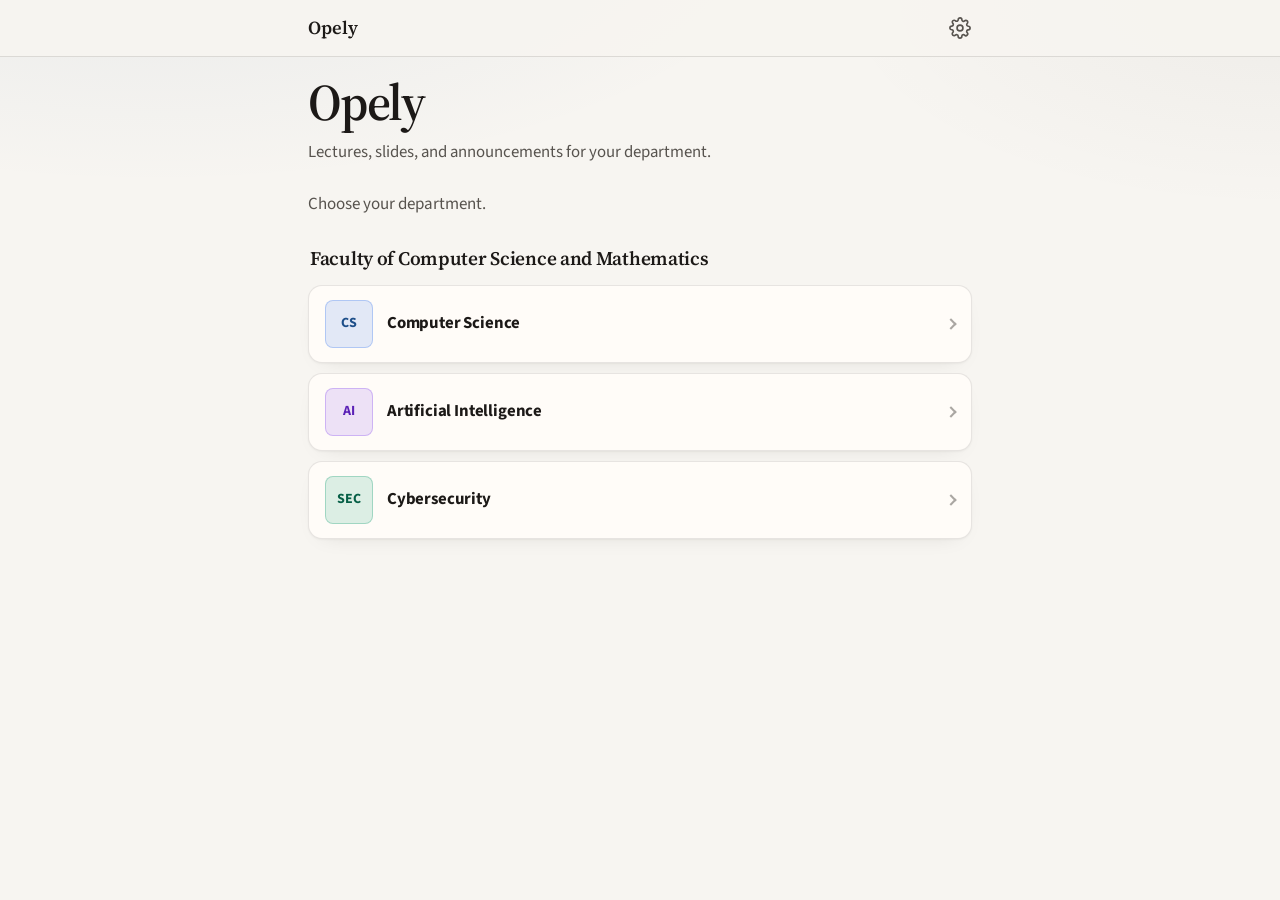
<file: index.html>
<!DOCTYPE html>
<html lang="en">
<head>
<meta charset="utf-8">
<meta name="viewport" content="width=device-width, initial-scale=1, viewport-fit=cover">
<meta name="description" content="Lectures, slides, and announcements for every department and stage.">
<title>Opely</title>
<meta name="theme-color" content="#F7F5F1" media="(prefers-color-scheme: light)">
<meta name="theme-color" content="#141210" media="(prefers-color-scheme: dark)">
<link rel="icon" href="icon.svg" type="image/svg+xml">
<link rel="apple-touch-icon" href="icon-180.png">
<link rel="preconnect" href="https://fonts.googleapis.com">
<link rel="preconnect" href="https://fonts.gstatic.com" crossorigin>
<link rel="stylesheet" href="https://fonts.googleapis.com/css2?family=Source+Sans+3:wght@400;600;700&family=Source+Serif+4:opsz,wght@8..60,600&family=Noto+Sans+Arabic:wght@400;600;700&family=Noto+Naskh+Arabic:wght@600&display=swap">
<link rel="stylesheet" href="style.css">
<script src="lang.js"></script>
</head>
<body>
<header class="bar">
  <div class="bar-inner">
    <a class="home" href="#home">Opely</a>
    <a class="icon-button" href="#settings" aria-label="Settings" title="Settings">
      <svg viewBox="0 0 24 24" fill="none" stroke="currentColor" stroke-width="1.8" stroke-linecap="round" stroke-linejoin="round" aria-hidden="true">
        <circle cx="12" cy="12" r="3.2"/>
        <path d="M19.4 15a1.7 1.7 0 0 0 .34 1.87l.06.06a2 2 0 1 1-2.83 2.83l-.06-.06a1.7 1.7 0 0 0-1.87-.34 1.7 1.7 0 0 0-1.04 1.56V21a2 2 0 1 1-4 0v-.09a1.7 1.7 0 0 0-1.1-1.56 1.7 1.7 0 0 0-1.87.34l-.06.06a2 2 0 1 1-2.83-2.83l.06-.06A1.7 1.7 0 0 0 4.6 15a1.7 1.7 0 0 0-1.56-1.04H3a2 2 0 1 1 0-4h.09A1.7 1.7 0 0 0 4.6 8.86a1.7 1.7 0 0 0-.34-1.87l-.06-.06a2 2 0 1 1 2.83-2.83l.06.06a1.7 1.7 0 0 0 1.87.34H9a1.7 1.7 0 0 0 1.04-1.56V3a2 2 0 1 1 4 0v.09a1.7 1.7 0 0 0 1.04 1.56 1.7 1.7 0 0 0 1.87-.34l.06-.06a2 2 0 1 1 2.83 2.83l-.06.06a1.7 1.7 0 0 0-.34 1.87V9c.26.6.85 1 1.5 1.04H21a2 2 0 1 1 0 4h-.09a1.7 1.7 0 0 0-1.51 1z"/>
      </svg>
    </a>
  </div>
</header>
<div class="wrap">

  <!-- Every page is drawn inside this element by the script below -->
  <main id="app"></main>
</div>

<script>
/* =====================================================================
   STUDENT PAGE
   The look comes from style.css. The words come through lang.js: text
   wrapped in t("...") is shown in the language of the visitor's device.

   catalog.json lists the departments, grouped by university and faculty.
   Each department has its own content file, for example data/cs.json.
   The admin page (admin.html) updates those files. This page keeps
   copies in the browser so it opens instantly, then asks the site
   whether there are newer copies.
   ===================================================================== */
let faculties = [];      // every faculty in catalog.json, each with its departments
let departments = [];    // every department, as one flat list
let catalogText = null;  // the text of catalog.json being shown (null = not loaded yet)
const content = {};      // department id -> { text, stages, announcements }
let loadFailed = false;
const CACHE_PREFIX = "opely:";
const FILE_CACHE = "opely-files"; // where downloaded PDFs are kept in this browser
let viewNumber = 0;       // goes up each time a page is drawn, so slow work for an old page can stop
let fileUrl = null;       // the address of the PDF being viewed, for its Download button
let pageWatcher = null;   // notices which PDF pages are near the screen

const app = document.getElementById("app");
translatePage(); // the few words written in the HTML above
document.querySelector(".icon-button").setAttribute("aria-label", t("Settings"));
document.querySelector(".icon-button").title = t("Settings");

// Makes text safe to place inside HTML
function esc(text) {
  return String(text)
    .replace(/&/g, "&amp;").replace(/</g, "&lt;")
    .replace(/>/g, "&gt;").replace(/"/g, "&quot;");
}

// Files stored in the repository download; outside links open in a new tab
function linkAttrs(url) {
  return /^https?:/.test(url) ? 'target="_blank" rel="noopener"' : "download";
}

// A PDF stored in the repository can be saved in the browser and shown inside the page
function isPdf(url) {
  return !/^https?:/.test(url) && /\.pdf$/i.test(url);
}

// One row in a list of files. `viewer` is the address of the in-page viewer for this file.
function fileRow(file, viewer) {
  if (!file.url) {
    return `<li><span class="row"><span class="grow">${esc(file.label)}</span><span class="secondary small">${t("Not added yet")}</span></span></li>`;
  }
  if (isPdf(file.url)) {
    return `<li><a class="row" href="${viewer}" data-saved="${esc(file.url)}"><span class="grow">${esc(file.label)}</span><span class="secondary small"></span></a></li>`;
  }
  return `<li><a class="row" href="${esc(file.url)}" ${linkAttrs(file.url)}><span class="grow">${esc(file.label)}</span></a></li>`;
}

// Writes “Saved” next to the files that are already stored in this browser
async function markSaved() {
  if (!window.caches) return;
  const cache = await caches.open(FILE_CACHE);
  document.querySelectorAll("[data-saved]").forEach(async row => {
    if (await cache.match(row.dataset.saved)) row.querySelector(".small").textContent = t("Saved");
  });
}

// Collects every lecture in the given stages, newest first
function allLectures(stageList) {
  const found = [];
  stageList.forEach(stage => stage.courses.forEach(course =>
    course.lectures.forEach((lecture, i) =>
      found.push({ stage, course, lecture, number: i + 1 }))));
  return found.sort((a, b) => b.lecture.date.localeCompare(a.lecture.date));
}

// The wide widget that shows the newest lecture of a department
function latestWidget(dept, stageList) {
  const latest = allLectures(stageList)[0];
  if (!latest) {
    return `<div class="widget medium">
      <span class="kicker">${t("Latest")}</span>
      <span class="secondary">${t("No lectures yet.")}</span>
    </div>`;
  }
  return `<a class="widget medium" href="#${dept.id}-${latest.stage.id}-${latest.course.id}-${latest.lecture.id || latest.number}">
    <span class="kicker">${t("Latest")}</span>
    <span>
      <span class="title">${esc(latest.lecture.title)}</span><br>
      <span class="secondary small">${esc(stageName(latest.stage) + SEP + latest.course.title)}${SEP}${niceDate(latest.lecture.date)}</span>
    </span>
  </a>`;
}

// ----- Home: pick a department -----
// Departments are grouped under their faculty. When more faculties or
// universities are added to catalog.json, they appear here by themselves.
function showDepartments() {
  document.title = "Opely";
  if (departments.length === 0) return showStatus("No departments yet.");

  const manyUniversities = new Set(faculties.map(faculty => faculty.university.id)).size > 1;
  const sections = faculties.map(faculty => {
    const heading = manyUniversities ? localName(faculty.university) + SEP + faculty.name : faculty.name;
    const rows = faculty.departments.map(dept => `
      <li><a class="dept-row ${esc(dept.color)}" href="#${dept.id}">
        <span class="dept-mark">${esc(dept.short || dept.name.charAt(0))}</span>
        <span class="title">${esc(localName(dept))}</span>
      </a></li>`).join("");
    return `<h2>${esc(heading)}</h2><ul class="dept-list">${rows}</ul>`;
  }).join("");

  app.innerHTML = `
    <div class="brand-block">
      <span class="brand">Opely</span>
      <p class="brand-tag">${t("Lectures, slides, and announcements for your department.")}</p>
    </div>
    <p class="lead secondary">${t("Choose your department.")}</p>
    ${sections}`;
}

// ----- Announcements -----
// Newest first. With a stage id, only that stage's own announcements.
function announcementsFor(dept, stageId) {
  return content[dept.id].announcements
    .filter(news => stageId === undefined || news.stage === stageId)
    .sort((a, b) => b.date.localeCompare(a.date));
}

// A full-width widget with the newest announcement. Empty text if there is none.
function newsWidget(dept, list, extraClass) {
  if (list.length === 0) return "";
  const more = list.length > 1 ? SEP + t("{n} more", { n: list.length - 1 }) : "";
  return `<a class="widget wide ${extraClass || ""}" href="#${dept.id}-news">
    <span class="kicker">${t(list.length > 1 ? "Announcements" : "Announcement")}</span>
    <span>
      <span class="title">${esc(list[0].title)}</span><br>
      <span class="secondary small">${niceDate(list[0].date)}${more}</span>
    </span>
  </a>`;
}

// The page that lists every announcement of a department
function showNews(dept, stages) {
  document.title = t("Announcements") + " | " + localName(dept);
  const cards = announcementsFor(dept).map(news => {
    const stage = stages.find(s => s.id === news.stage);
    return `<div class="text-block">
      <span class="title">${esc(news.title)}</span>
      <span class="meta secondary small">${niceDate(news.date)}${SEP}${esc(stage ? stageName(stage) : t("All stages"))}</span>
      <span class="message">${esc(news.text || "")}</span>
    </div>`;
  }).join("");

  app.innerHTML = `
    <a class="back" href="#${dept.id}">${esc(localName(dept))}</a>
    <h1>${t("Announcements")}</h1>
    ${cards ? `<div class="news">${cards}</div>` : `<p class="lead secondary">${t("No announcements yet.")}</p>`}`;
}

// ----- A department: one widget per stage -----
function showDepartment(dept, stages) {
  document.title = localName(dept) + " | Opely";
  const stageWidgets = stages.map((stage, i) => {
    const lectures = allLectures([stage]).length;
    return `<a class="widget square filled ${esc(stage.color)}" href="#${dept.id}-${stage.id}">
      <span class="glyph">${i + 1}</span>
      <span>
        <span class="title">${esc(stageName(stage))}</span><br>
        <span class="secondary small">${plural(stage.courses.length, "course")}${SEP}${plural(lectures, "lecture")}</span>
      </span>
    </a>`;
  }).join("");

  app.innerHTML = `
    <a class="back" href="#home">${t("Departments")}</a>
    <h1>${esc(localName(dept))}</h1>
    ${stages.length
      ? `<p class="lead secondary">${t("Choose your stage.")}</p>
         <div class="widgets">${newsWidget(dept, announcementsFor(dept))}${latestWidget(dept, stages)}${stageWidgets}</div>`
      : `<p class="lead secondary">${t("No stages yet.")}</p>`}`;
}

// ----- A stage’s channel: pick a semester, then see its courses -----
function showStage(dept, stage, semester) {
  const base = "#" + dept.id + "-" + stage.id;
  document.title = stageName(stage) + SEP + t("Semester {n}", { n: semester }) + " | " + localName(dept);

  // The two buttons that switch between semesters
  const segments = [1, 2].map(number => `
    <a class="segment" href="${base}-sem${number}" ${number === semester ? 'aria-current="page"' : ""}>${t("Semester {n}", { n: number })}</a>`).join("");

  // This semester’s courses, in order of course code
  const courses = stage.courses
    .filter(course => course.semester === semester)
    .sort((a, b) => a.code.localeCompare(b.code, "en", { numeric: true }));
  const lectures = courses.reduce((total, course) => total + course.lectures.length, 0);

  const courseWidgets = courses.map(course => {
    const dates = course.lectures.map(lecture => lecture.date).sort();
    const status = dates.length
      ? t("Updated {date}", { date: niceDate(dates[dates.length - 1]) })
      : t("No lectures yet");
    return `<a class="widget course ${esc(stage.color)}" href="${base}-${course.id}">
      <span class="top">
        <span class="pill">${esc(course.code)}</span>
        <span class="secondary small">${plural(course.lectures.length, "lecture")}</span>
      </span>
      <span>
        <span class="title">${esc(course.title)}</span><br>
        <span class="secondary small">${esc(course.instructor)}</span>
      </span>
      <span class="secondary small">${status}</span>
    </a>`;
  }).join("");

  app.innerHTML = `
    <a class="back" href="#${dept.id}">${esc(localName(dept))}</a>
    <h1>${esc(stageName(stage))}</h1>
    ${newsWidget(dept, announcementsFor(dept, stage.id), "notice")}
    <nav class="segments" aria-label="${t("Semester")}">${segments}</nav>
    ${courses.length
      ? `<p class="count small secondary">${plural(courses.length, "course")}${SEP}${plural(lectures, "lecture")}</p>
         <div class="courses">${courseWidgets}</div>`
      : `<p class="text-block secondary empty">${t("No courses yet.")}</p>`}`;
}

// ----- A course: a switch between its lectures and its sources -----
function showCourse(dept, stage, course, section) {
  const base = "#" + dept.id + "-" + stage.id + "-" + course.id;
  const sources = course.sources || [];
  document.title = course.title + " | " + stageName(stage);

  let list;
  if (section === "sources") {
    const rows = sources.map((source, i) => fileRow(source, base + "-sources-" + (i + 1))).join("");
    list = sources.length
      ? `<p class="count small secondary">${plural(sources.length, "source")}</p><ul class="group">${rows}</ul>`
      : `<p class="text-block secondary empty">${t("No sources yet.")}</p>`;
  } else {
    const rows = course.lectures.map((lecture, i) => `
      <li><a class="row" href="${base}-${lecture.id || i + 1}">
        <span class="num">${i + 1}</span>
        <span class="grow">${esc(lecture.title)}<br>
          <span class="secondary small">${niceDate(lecture.date)}</span></span>
      </a></li>`).join("");
    list = course.lectures.length
      ? `<p class="count small secondary">${plural(course.lectures.length, "lecture")}</p><ol class="group">${rows}</ol>`
      : `<p class="text-block secondary empty">${t("No lectures yet.")}</p>`;
  }

  app.innerHTML = `
    <a class="back" href="#${dept.id}-${stage.id}-sem${course.semester}">${esc(stageName(stage))}${SEP}${t("Semester {n}", { n: course.semester })}</a>
    <div class="course-head ${esc(stage.color)}">
      <span class="pill">${esc(course.code)}</span>
      <h1>${esc(course.title)}</h1>
      <p class="secondary">${esc(course.instructor)}</p>
    </div>
    <nav class="segments" aria-label="${t("Course content")}">
      <a class="segment" href="${base}" ${section === "sources" ? "" : 'aria-current="page"'}>${t("Lectures")}</a>
      <a class="segment" href="${base}-sources" ${section === "sources" ? 'aria-current="page"' : ""}>${t("Sources")}</a>
    </nav>
    ${list}`;
  markSaved();
}

// ----- A single lecture -----
function showLecture(dept, stage, course, number) {
  const lecture = course.lectures[number - 1];
  const base = "#" + dept.id + "-" + stage.id + "-" + course.id;
  document.title = lecture.title + " | " + course.code;

  const recording = lecture.video
    ? `<a class="row" href="${esc(lecture.video)}" target="_blank" rel="noopener"><span class="grow">${t("Watch recording")}</span></a>`
    : `<span class="row secondary">${t("No recording yet")}</span>`;

  const here = base + "-" + (lecture.id || number);
  const files = (lecture.files || []).map((file, i) => fileRow(file, here + "-" + (i + 1))).join("");

  // Links use the lecture's id, so they keep working when lectures are added
  const before = course.lectures[number - 2];
  const after = course.lectures[number];
  const previous = before ? `<a href="${base}-${before.id || number - 1}">${t("Previous")}</a>` : `<span></span>`;
  const next = after ? `<a href="${base}-${after.id || number + 1}">${t("Next")}</a>` : `<span></span>`;

  app.innerHTML = `
    <a class="back" href="${base}">${esc(course.title)}</a>
    <h1>${esc(lecture.title)}</h1>
    <p class="secondary">${t("Lecture {n}", { n: number })}${SEP}${niceDate(lecture.date)}</p>
    <h2>${t("Recording")}</h2>
    <ul class="group"><li>${recording}</li></ul>
    ${lecture.summary ? `<h2>${t("Summary")}</h2><p class="text-block">${esc(lecture.summary)}</p>` : ""}
    <h2>${t("Files")}</h2>
    ${files ? `<ul class="group">${files}</ul>` : `<p class="text-block secondary">${t("No files yet.")}</p>`}
    <nav class="pager" aria-label="${t("Lectures")}">${previous}${next}</nav>`;
  markSaved();
}

// ----- A PDF, shown inside the page -----
// Gets a file: from this browser if it was saved before, otherwise from the
// site, and then it is saved for next time. Returns { blob, saved }.
async function getFile(url) {
  let cache = null;
  try { if (window.caches) cache = await caches.open(FILE_CACHE); } catch (error) { cache = null; }
  if (cache) {
    const saved = await cache.match(url);
    if (saved) return { blob: await saved.blob(), saved: true };
  }
  const response = await fetch(url);
  if (!response.ok) throw new Error("HTTP " + response.status);
  let saved = false;
  if (cache) {
    try { await cache.put(url, response.clone()); saved = true; } catch (error) { /* storage full */ }
  }
  return { blob: await response.blob(), saved: saved };
}

// Loads the PDF reader (PDF.js, in the lib folder) the first time it is needed
let pdfLibrary = null;
function loadPdfLibrary() {
  if (!pdfLibrary) {
    pdfLibrary = new Promise((resolve, reject) => {
      const script = document.createElement("script");
      script.src = "lib/pdf.min.js";
      script.onload = () => {
        pdfjsLib.GlobalWorkerOptions.workerSrc = "lib/pdf.worker.min.js";
        resolve(pdfjsLib);
      };
      script.onerror = () => { pdfLibrary = null; reject(new Error("The PDF reader didn’t load.")); };
      document.head.append(script);
    });
  }
  return pdfLibrary;
}

async function showFile(file, backAddress, backLabel) {
  const view = viewNumber;
  document.title = file.label + " | Opely";
  app.innerHTML = `
    <a class="back" href="${backAddress}">${esc(backLabel)}</a>
    <h1>${esc(file.label)}</h1>
    <p id="fileStatus" class="secondary" role="status">${t("Downloading…")}</p>
    <p class="file-actions"><a id="fileDownload" class="button" hidden>${t("Download")}</a></p>
    <div id="pages" class="pages"></div>`;
  const status = document.getElementById("fileStatus");

  try {
    // 1. Get the file and offer it as a download
    const got = await getFile(file.url);
    if (view !== viewNumber) return; // the student already moved to another page
    fileUrl = URL.createObjectURL(got.blob);
    const download = document.getElementById("fileDownload");
    download.href = fileUrl;
    download.download = /\.pdf$/i.test(file.label) ? file.label : file.label + ".pdf";
    download.hidden = false;

    // 2. Show its pages
    status.textContent = t("Opening…");
    const library = await loadPdfLibrary();
    const pdf = await library.getDocument({ data: await got.blob.arrayBuffer() }).promise;
    if (view !== viewNumber) return;
    status.textContent = plural(pdf.numPages, "page") + (got.saved ? SEP + t("saved in this browser") : "");
    await showPages(pdf, view);
  } catch (error) {
    if (view !== viewNumber) return;
    status.textContent = fileUrl
      ? t("Can’t show this file here. You can still download it.")
      : t("Can’t get this file. Check your connection, then reload.");
  }
}

// Makes an empty box for every page, and draws a page only when the student
// scrolls near it. A long file would be slow and heavy if drawn all at once.
async function showPages(pdf, view) {
  const holder = document.getElementById("pages");
  const size = (await pdf.getPage(1)).getViewport({ scale: 1 });
  if (view !== viewNumber) return;

  pageWatcher = new IntersectionObserver(entries => entries.forEach(entry => {
    if (!entry.isIntersecting) return;
    pageWatcher.unobserve(entry.target);
    drawPage(pdf, entry.target, view);
  }), { rootMargin: "800px 0px" });

  for (let number = 1; number <= pdf.numPages; number += 1) {
    const box = document.createElement("div");
    box.className = "page";
    box.dataset.page = number;
    box.style.aspectRatio = size.width + " / " + size.height;
    holder.append(box);
    pageWatcher.observe(box);
  }
}

async function drawPage(pdf, box, view) {
  const page = await pdf.getPage(Number(box.dataset.page));
  if (view !== viewNumber) return;
  // Draw at the width of the box, a little sharper on high-resolution screens
  const sharpness = Math.min(window.devicePixelRatio || 1, 2);
  const natural = page.getViewport({ scale: 1 });
  const viewport = page.getViewport({ scale: box.clientWidth / natural.width * sharpness });
  const canvas = document.createElement("canvas");
  canvas.dir = "ltr"; // a PDF page is drawn left to right, even on a right-to-left site
  canvas.width = viewport.width;
  canvas.height = viewport.height;
  canvas.setAttribute("role", "img");
  canvas.setAttribute("aria-label", t("Page {n}", { n: box.dataset.page }));
  box.style.aspectRatio = natural.width + " / " + natural.height;
  box.append(canvas);
  await page.render({ canvasContext: canvas.getContext("2d"), viewport: viewport }).promise;
}

// ----- Shown while the content is loading, or if it can’t be loaded -----
function showStatus(message) {
  app.innerHTML = `
    <div class="brand-block">
      <span class="brand">Opely</span>
      <p class="brand-tag">${t(message)}</p>
    </div>`;
}

function showLoading() {
  showStatus(loadFailed ? "Can’t load the lectures. Check your connection, then reload." : "Loading…");
}

// ----- Settings: appearance, language, saved files, and the way to the admin page -----
let lastPlace = "#home"; // where the student was before opening Settings

async function showSettings() {
  const view = viewNumber;
  document.title = t("Settings") + " | Opely";
  // A switch made of buttons. `choices` is a list of [value, words shown].
  const choiceSwitch = (key, choices) => `
    <div class="segments three setting" role="radiogroup" data-key="${key}">
      ${choices.map(([value, words]) => `<button class="segment" type="button" role="radio" data-value="${value}"
        aria-checked="${savedChoice(key) === value}" ${savedChoice(key) === value ? 'aria-current="true"' : ""}>${words}</button>`).join("")}
    </div>`;

  app.innerHTML = `
    <a class="back" href="${lastPlace}">${t("Back")}</a>
    <h1>${t("Settings")}</h1>

    <h2>${t("Appearance")}</h2>
    ${choiceSwitch(APPEARANCE_KEY, [["auto", t("Automatic")], ["light", t("Light")], ["dark", t("Dark")]])}

    <h2>${t("Language")}</h2>
    ${choiceSwitch(LANGUAGE_KEY, [["auto", t("Automatic")], ["en", "English"], ["ar", "العربية"]])}
    <p class="hint small secondary">${t("Automatic follows your device.")}</p>

    <h2>${t("Saved files")}</h2>
    <ul class="group"><li><span class="row"><span id="savedSize" class="grow">${t("Loading…")}</span></span></li></ul>
    <p class="hint small secondary">${t("PDFs you open are kept in this browser, so they open faster next time.")}</p>
    <button id="clearFiles" class="danger" type="button" hidden>${t("Remove saved files")}</button>

    <h2>${t("Admin")}</h2>
    <ul class="group"><li><a class="row" href="admin.html"><span class="grow">${t("Admin page")}<br>
      <span class="secondary small">${t("For people who manage a stage.")}</span></span></a></li></ul>

    <h2>${t("About")}</h2>
    <p class="text-block">${t("Opely is open source, under the MIT License.")}</p>`;

  // Choosing in a switch: appearance changes at once, a new language reloads the page in that language
  app.querySelectorAll(".setting button").forEach(button => button.addEventListener("click", () => {
    const key = button.parentElement.dataset.key;
    if (savedChoice(key) === button.dataset.value) return;
    saveChoice(key, button.dataset.value);
    if (key === LANGUAGE_KEY) return location.reload();
    applyAppearance();
    showSettings();
  }));

  // How much space the saved PDFs take
  const sizeText = document.getElementById("savedSize");
  const clear = document.getElementById("clearFiles");
  if (!window.caches) { sizeText.textContent = t("Saving files isn’t available in this browser."); return; }
  try {
    const cache = await caches.open(FILE_CACHE);
    const saved = await cache.keys();
    let bytes = 0;
    for (const request of saved) bytes += (await (await cache.match(request)).blob()).size;
    if (view !== viewNumber) return; // the student already moved to another page
    const big = bytes >= 1024 * 1024; // under 1 MB, the size is shown in KB
    const size = (bytes / (big ? 1024 * 1024 : 1024)).toLocaleString(locale, { maximumFractionDigits: big ? 1 : 0 }) + (big ? " MB" : " KB");
    sizeText.textContent = saved.length ? plural(saved.length, "file") + SEP + size : t("No saved files.");
    clear.hidden = saved.length === 0;
  } catch (error) {
    sizeText.textContent = t("Saving files isn’t available in this browser.");
  }

  // Removing them needs two taps: the first changes the button's text, the second removes
  clear.addEventListener("click", async () => {
    if (!clear.dataset.armed) {
      clear.dataset.armed = "yes";
      clear.textContent = t("Tap again to remove");
      setTimeout(() => {
        if (!clear.isConnected || !clear.dataset.armed) return;
        delete clear.dataset.armed;
        clear.textContent = t("Remove saved files");
      }, 4000);
      return;
    }
    await caches.delete(FILE_CACHE);
    showSettings();
  });
}

function showNotFound() {
  document.title = t("Page not found") + " | Opely";
  app.innerHTML = `
    <h1>${t("Page not found")}</h1>
    <p class="text-block empty">${t("This department, stage, course, or lecture may have been renamed.")} <a href="#home">${t("See all departments")}</a></p>`;
}

// ----- Decides which page to draw, based on the part after # in the address -----
// The parts are separated by hyphens: department, stage, course, lecture.
// Examples: #cs   #cs-news   #cs-stage1   #cs-stage1-sem2   #cs-stage1-cs101
//           #cs-stage1-cs101-sources   #cs-stage1-cs101-l1
// One more part opens a PDF: #cs-stage1-cs101-l1-2 is the second file of
// that lecture, and #cs-stage1-cs101-sources-1 is the course's first source.
function route(keepScroll) {
  const name = location.hash.replace("#", "");
  if (!keepScroll) window.scrollTo(0, 0);

  // Tidy up after a PDF that was being viewed
  viewNumber += 1;
  if (fileUrl) { URL.revokeObjectURL(fileUrl); fileUrl = null; }
  if (pageWatcher) { pageWatcher.disconnect(); pageWatcher = null; }

  // The settings button lights up on the Settings page
  document.querySelector(".icon-button").toggleAttribute("aria-current", name === "settings");
  if (name === "settings") return showSettings();
  lastPlace = "#" + (name || "home");

  if (catalogText === null) return showLoading();

  if (name === "" || name === "home") return showDepartments();

  const [deptId, stageId, courseId, lectureKey, fileNumber] = name.split("-");
  const dept = departments.find(d => d.id === deptId);
  if (!dept) return showNotFound();
  if (!content[dept.id]) return showLoading();
  const stages = content[dept.id].stages;
  if (stageId === undefined) return showDepartment(dept, stages);
  if (stageId === "news") return showNews(dept, stages);

  const stage = stages.find(s => s.id === stageId);
  if (!stage) return showNotFound();
  if (courseId === undefined || courseId === "sem1") return showStage(dept, stage, 1);
  if (courseId === "sem2") return showStage(dept, stage, 2);

  const course = stage.courses.find(s => s.id === courseId);
  if (!course) return showNotFound();
  if (lectureKey === undefined) return showCourse(dept, stage, course, "lectures");
  const base = "#" + dept.id + "-" + stage.id + "-" + course.id;
  if (lectureKey === "sources") {
    if (fileNumber === undefined) return showCourse(dept, stage, course, "sources");
    const source = (course.sources || [])[Number(fileNumber) - 1];
    if (!source || !isPdf(source.url)) return showNotFound();
    return showFile(source, base + "-sources", course.title);
  }

  // A lecture is found by its id. A plain number (an older link) still works.
  let index = course.lectures.findIndex(lecture => lecture.id === lectureKey);
  if (index === -1) index = Number(lectureKey) - 1;
  const lecture = course.lectures[index];
  if (!lecture) return showNotFound();
  if (fileNumber === undefined) return showLecture(dept, stage, course, index + 1);

  const file = (lecture.files || [])[Number(fileNumber) - 1];
  if (!file || !isPdf(file.url)) return showNotFound();
  showFile(file, base + "-" + lectureKey, lecture.title);
}

// ----- Loading the content -----
// Turns the text of catalog.json into the lists this page uses
function useCatalog(text) {
  const catalog = JSON.parse(text);
  const newFaculties = [];
  const newDepartments = [];
  (catalog.universities || []).forEach(university =>
    (university.faculties || []).forEach(faculty => {
      const list = faculty.departments || [];
      newFaculties.push({ name: localName(faculty), university: university, departments: list });
      list.forEach(dept => newDepartments.push(dept));
    }));
  faculties = newFaculties;
  departments = newDepartments;
  catalogText = text;
}

function useDepartment(id, text) {
  const parsed = JSON.parse(text);
  content[id] = { text: text, stages: parsed.stages || [], announcements: parsed.announcements || [] };
}

// The department named in the address, if any
function currentDepartment() {
  const id = location.hash.replace("#", "").split("-")[0];
  return departments.find(dept => dept.id === id);
}

// The copy of a file saved in this browser, or null
function savedCopy(path) {
  try { return localStorage.getItem(CACHE_PREFIX + path); } catch (error) { return null; }
}

// Shows the saved copy of the current department, if it isn’t open yet.
// Returns true if the department still has to be fetched from the site.
function openSavedDepartment() {
  const dept = currentDepartment();
  if (!dept || content[dept.id]) return false;
  try {
    const text = savedCopy(dept.data);
    if (text) useDepartment(dept.id, text);
  } catch (error) { /* a broken saved copy is ignored */ }
  return true;
}

// Asks the site for the newest copy of one file. When nothing has changed,
// the server only answers “not modified”, which costs it almost nothing.
// Returns true if the file was new.
async function refreshFile(path, shownText, use) {
  const response = await fetch(path, { cache: "no-cache" });
  if (!response.ok) throw new Error("HTTP " + response.status);
  const text = await response.text();
  if (text === shownText) return false;
  use(text);
  try { localStorage.setItem(CACHE_PREFIX + path, text); } catch (error) { /* storage full or blocked */ }
  return true;
}

// Refreshes the catalog and the department being viewed, then redraws if anything changed
async function refresh() {
  try {
    let changed = await refreshFile("catalog.json", catalogText, useCatalog);
    const dept = currentDepartment();
    if (dept) {
      const shown = content[dept.id] ? content[dept.id].text : null;
      if (await refreshFile(dept.data, shown, text => useDepartment(dept.id, text))) changed = true;
    }
    loadFailed = false;
    if (changed) route(true);
  } catch (error) {
    // Only show the error if there is nothing saved to show instead
    const dept = currentDepartment();
    if (catalogText === null || (dept && !content[dept.id])) { loadFailed = true; route(true); }
  }
}

window.addEventListener("hashchange", () => {
  loadFailed = false;
  const needsFetch = openSavedDepartment(); // the student opened a department for the first time
  route();
  if (needsFetch) refresh();
});
// Check again whenever the student comes back to the tab
document.addEventListener("visibilitychange", () => { if (!document.hidden) refresh(); });

// Start: show the copies saved in this browser, then ask the site for the newest
try {
  const text = savedCopy("catalog.json");
  if (text) useCatalog(text);
} catch (error) { /* a broken saved copy is ignored */ }
openSavedDepartment();
route();
refresh();
</script>
</body>
</html>
</file>
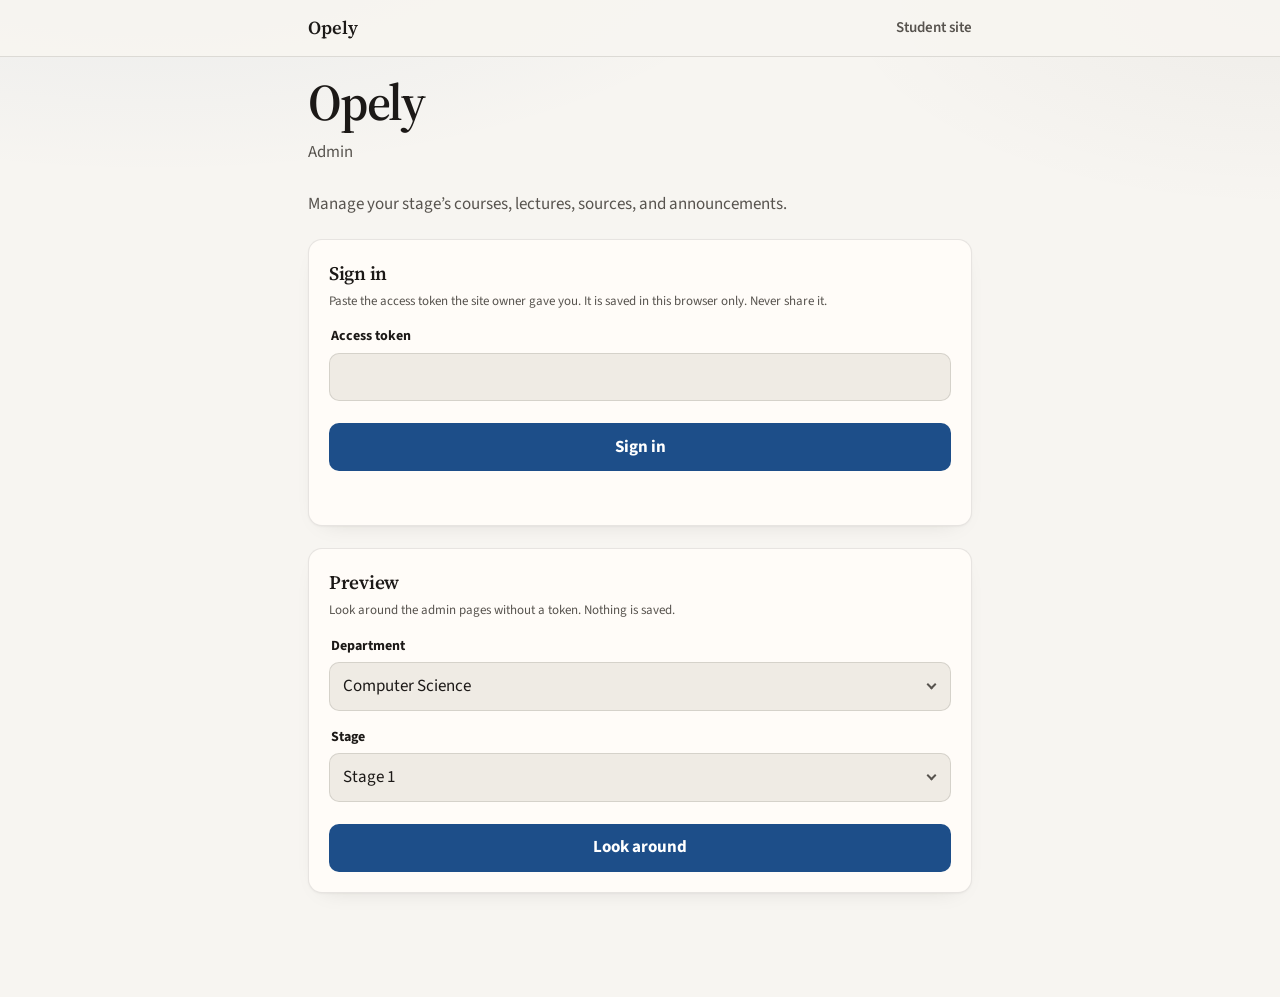
<file: admin.html>
<!DOCTYPE html>
<html lang="en">
<head>
<meta charset="utf-8">
<meta name="viewport" content="width=device-width, initial-scale=1, viewport-fit=cover">
<meta name="robots" content="noindex">
<title>Admin | Opely</title>
<meta name="theme-color" content="#F7F5F1" media="(prefers-color-scheme: light)">
<meta name="theme-color" content="#141210" media="(prefers-color-scheme: dark)">
<link rel="icon" href="icon.svg" type="image/svg+xml">
<link rel="apple-touch-icon" href="icon-180.png">
<link rel="preconnect" href="https://fonts.googleapis.com">
<link rel="preconnect" href="https://fonts.gstatic.com" crossorigin>
<link rel="stylesheet" href="https://fonts.googleapis.com/css2?family=Source+Sans+3:wght@400;600;700&family=Source+Serif+4:opsz,wght@8..60,600&family=Noto+Sans+Arabic:wght@400;600;700&family=Noto+Naskh+Arabic:wght@600&display=swap">
<link rel="stylesheet" href="style.css">
<script src="lang.js"></script>
</head>
<body>
<header class="bar">
  <div class="bar-inner">
    <a class="home" href="#home">Opely</a>
    <a href="index.html">Student site</a>
  </div>
</header>
<div class="wrap">
<main>
  <!-- Step 1: sign in (only needed once per device). The repository is found automatically. -->
  <div id="signIn">
    <div class="brand-block">
      <span class="brand">Opely</span>
      <p class="brand-tag">Admin</p>
    </div>
    <p class="lead secondary">Manage your stage’s courses, lectures, sources, and announcements.</p>

    <!-- Step 1: sign in with the token alone. The site knows who each token belongs to. -->
    <form id="connectForm" class="card" novalidate>
      <h2>Sign in</h2>
      <p class="secondary small">Paste the access token the site owner gave you. It is saved in this browser only. Never share it.</p>
      <div class="field">
        <label for="token">Access token</label>
        <input id="token" type="password" autocomplete="current-password">
      </div>
      <button class="primary" type="submit">Sign in</button>
      <p id="connectStatus" class="status" role="status"></p>
    </form>

    <!-- Shown once, when no admin is registered yet: the owner registers themselves -->
    <form id="setupForm" class="card" novalidate hidden>
      <h2>Set up the owner</h2>
      <p class="secondary small">No admins are registered yet. Register yourself as the owner. You can then add the other admins.</p>
      <div class="field"><label for="ownerName">Full name</label><input id="ownerName" type="text" autocomplete="name" placeholder="First Father Grandfather">
        <p class="hint">Your three-part name, in English. It is written next to every change you make.</p></div>
      <div class="field"><label for="ownerUsername">Username</label><input id="ownerUsername" type="text" autocomplete="off" autocapitalize="none" spellcheck="false"></div>
      <div class="field"><label for="ownerDepartment">Department</label><select id="ownerDepartment"></select></div>
      <div class="field"><label for="ownerStage">Stage</label><select id="ownerStage"></select></div>
      <button class="primary" type="submit">Save and continue</button>
      <p id="setupStatus" class="status" role="status"></p>
    </form>

    <!-- Preview: see the admin pages without a token -->
    <div id="previewCard" class="card">
      <h2>Preview</h2>
      <p class="secondary small">Look around the admin pages without a token. Nothing is saved.</p>
      <div class="field"><label for="department">Department</label><select id="department"></select></div>
      <div class="field"><label for="adminStage">Stage</label><select id="adminStage"></select></div>
      <button id="previewButton" class="primary" type="button">Look around</button>
    </div>
  </div>

  <!-- Step 2: after signing in, every page is drawn inside "app" by the script below -->
  <div id="session" hidden>
    <div class="connected">
      <span><span id="connectedLabel">Connected as</span> <strong id="connectedName"></strong><br>
        <span id="connectedDetails" class="secondary small"></span></span>
      <button id="changeButton" class="plain" type="button">Sign out</button>
    </div>
    <p id="previewNote" class="preview-note small" hidden>Preview mode. You can try everything, but nothing is saved or sent to GitHub. Reloading the page undoes your changes.</p>
    <div id="app"></div>
  </div>
</main>
</div>
<p id="toast" class="toast" role="status" hidden></p>

<script>
/* =====================================================================
   ADMIN PAGE
   The look comes from style.css. The words come through lang.js: text
   wrapped in t("...") is shown in the language of the admin's device.

   Works like the student page: stages, then courses, then what is inside
   a course. The difference is that every page can add, edit, or delete.
   Changes are saved to the chosen department's content file (for example
   data/cs.json) using the GitHub API directly from this browser.
   There is no server.
   ===================================================================== */
translatePage(); // the words written in the HTML above
const SETTINGS_KEY = "opely-admin";
const MAX_FILE_SIZE = 25 * 1024 * 1024; // 25 MB
const $ = id => document.getElementById(id);

let settings = null; // the signed-in admin: { name, username, department, stage, owner, token }
let admins = [];     // everyone in admins.json

// ---------- Where the site lives on GitHub ----------
// The admin is never asked for the repository. On GitHub Pages the address
// itself says where it is: https://OWNER.github.io/REPOSITORY/admin.html
// Anywhere else (for example a custom domain, or your own computer), the
// owner and repository written here are used.
const OWNER = "";
const REPOSITORY = "Opely";
const BRANCH = "main";

function repository() {
  const host = location.hostname.toLowerCase();
  if (!host.endsWith(".github.io")) {
    if (!OWNER) throw new Error("This copy of the site isn’t on GitHub Pages. Write the repository owner’s username in the OWNER line of admin.html.");
    return { owner: OWNER, name: REPOSITORY };
  }
  const parts = location.pathname.split("/").filter(Boolean);
  if (parts.length && parts[parts.length - 1].includes(".")) parts.pop(); // drop "admin.html"
  // A site at the top of OWNER.github.io lives in a repository with that same name
  return { owner: host.replace(".github.io", ""), name: parts[0] || host };
}
let departments = []; // every department in catalog.json
let dept = null;      // the department being worked on: { id, name, data }
let data = null;      // the contents of that department's file

// Preview mode: look around without a token. The department's content is read
// from the site itself, and every change is kept in memory only.
let preview = false;
let previewData = null;

// ---------- Small helpers ----------
function setStatus(element, text, kind) {
  element.textContent = t(text); // messages are written in English and shown in the admin's language
  element.className = "status " + (kind || "");
}

function textToBase64(text) {
  const bytes = new TextEncoder().encode(text);
  let binary = "";
  bytes.forEach(byte => { binary += String.fromCharCode(byte); });
  return btoa(binary);
}

function base64ToText(base64) {
  const binary = atob(base64.replace(/\s/g, ""));
  const bytes = Uint8Array.from(binary, character => character.charCodeAt(0));
  return new TextDecoder().decode(bytes);
}

function fileToBase64(file) {
  return new Promise((resolve, reject) => {
    const reader = new FileReader();
    reader.onload = () => resolve(reader.result.split(",")[1] || "");
    reader.onerror = () => reject(new Error(t("Couldn’t read {name}.", { name: file.name })));
    reader.readAsDataURL(file);
  });
}

// Turns "My Slides (1).pdf" into "my-slides-1.pdf" so it is safe in a link.
// Letters and digits of any language are kept, so Arabic names survive.
function safeName(name) {
  const cleaned = name.toLowerCase()
    .replace(/[^\p{L}\p{M}\p{N}.]+/gu, "-")   // anything else becomes a hyphen
    .replace(/-+\./g, ".")                // no hyphen right before the dot
    .replace(/^[-.]+|-+$/g, "");          // none at the start or the end
  return cleaned || "file";
}

function isWebLink(text) { return /^https?:\/\//i.test(text); }

function today() {
  const now = new Date();
  const two = number => String(number).padStart(2, "0");
  return now.getFullYear() + "-" + two(now.getMonth() + 1) + "-" + two(now.getDate());
}

function emptyData() {
  const colors = ["blue", "orange", "green", "purple"];
  return { stages: colors.map((color, i) =>
    ({ id: "stage" + (i + 1), name: "Stage " + (i + 1), color, courses: [] })) };
}

// ---------- Talking to GitHub ----------
async function github(path, options) {
  options = options || {};
  const target = repository();
  const response = await fetch(
    "https://api.github.com/repos/" + target.owner + "/" + target.name + path, {
      method: options.method || "GET",
      cache: "no-store",
      headers: {
        "Accept": "application/vnd.github+json",
        "Authorization": "Bearer " + settings.token,
        "Content-Type": "application/json"
      },
      body: options.body ? JSON.stringify(options.body) : undefined
    });
  if (!response.ok) {
    let detail = "";
    try { detail = (await response.json()).message || ""; } catch (error) { /* no details */ }
    const failure = new Error(detail || t("GitHub answered with error {n}.", { n: response.status }));
    failure.status = response.status;
    throw failure;
  }
  return response.json();
}

// Explains a GitHub error in plain words
function explain(error) {
  if (error.status === 401) return "GitHub rejected the token. Check it, or ask the site owner for a new one.";
  if (error.status === 403) return "This token isn’t allowed to do that. It needs Contents set to “Read and write”.";
  if (error.status === 404) return "Can’t find the site’s repository with this token. Check that the token was made for this repository.";
  if (error.status === 409) return "The content changed while saving. Try again.";
  if (error.status === 422) return t("GitHub refused the file:") + " " + error.message;
  if (error instanceof TypeError) return "Can’t reach GitHub. Check your connection and try again.";
  return error.message;
}

// Reads the newest content file of the chosen department. Returns its contents
// and the "sha" GitHub needs when we save a new version on top of it.
async function readData() {
  if (preview) {
    if (!previewData) {
      const response = await fetch(dept.data, { cache: "no-store" });
      previewData = response.ok ? await response.json() : emptyData();
    }
    return { data: JSON.parse(JSON.stringify(previewData)), sha: null }; // a copy, like a fresh read
  }
  try {
    const file = await github("/contents/" + dept.data + "?ref=" + encodeURIComponent(BRANCH));
    return { data: JSON.parse(base64ToText(file.content)), sha: file.sha };
  } catch (error) {
    if (error.status === 404) return { data: emptyData(), sha: null }; // first upload ever
    throw error;
  }
}

// Adds the admin's name to the note GitHub keeps with every change,
// so the repository's history shows who did what
function signed(message) {
  return settings.name ? message + " (by " + settings.name + ")" : message;
}

function writeData(newData, sha, message) {
  if (preview) { previewData = newData; return Promise.resolve(); } // kept in memory only
  const body = {
    message: signed(message),
    content: textToBase64(JSON.stringify(newData, null, 2) + "\n"),
    branch: BRANCH
  };
  if (sha) body.sha = sha;
  return github("/contents/" + dept.data, { method: "PUT", body: body });
}

async function uploadFile(file, path) {
  if (preview) return; // nothing is sent in preview mode
  await github("/contents/" + encodeURI(path), {
    method: "PUT",
    body: { message: signed("Add " + file.name), content: await fileToBase64(file), branch: BRANCH }
  });
}

// ---------- Departments ----------
// catalog.json (next to this page) lists the departments, grouped by university
// and faculty. To support a new department, faculty, or university, add it to
// catalog.json. Its content file is created by the first upload.
let faculties = []; // every faculty, each with its departments

async function loadCatalog() {
  const response = await fetch("catalog.json", { cache: "no-store" });
  if (!response.ok) throw new Error("Can’t load catalog.json. It belongs next to this page.");
  const catalog = await response.json();
  faculties = [];
  departments = [];
  (catalog.universities || []).forEach(university => (university.faculties || []).forEach(faculty => {
    faculties.push({ name: localName(faculty), departments: faculty.departments || [] });
    (faculty.departments || []).forEach(department => departments.push(department));
  }));
  if (departments.length === 0) throw new Error("catalog.json has no departments yet.");
}

// Fills a Department list, with one group per faculty
function fillDepartments(select) {
  select.innerHTML = "";
  faculties.forEach(faculty => {
    const group = document.createElement("optgroup");
    group.label = faculty.name;
    faculty.departments.forEach(department => group.append(new Option(localName(department), department.id)));
    select.append(group);
  });
}

// Fills a Stage list with the stages of the department chosen in `departmentSelect`
async function fillStages(departmentSelect, stageSelect, keep) {
  const department = departments.find(d => d.id === departmentSelect.value);
  let stages = emptyData().stages;
  try {
    const response = await fetch(department.data, { cache: "no-store" });
    if (response.ok) stages = (await response.json()).stages || stages;
  } catch (error) { /* offline: offer the usual four stages */ }
  stageSelect.innerHTML = "";
  stages.forEach(stage => stageSelect.add(new Option(stageName(stage), stage.id)));
  if (keep !== undefined) stageSelect.value = keep;
  if (stageSelect.selectedIndex === -1) stageSelect.selectedIndex = 0;
  stylePickers();
}

// A Department list and the Stage list that follows it
async function linkPickers(departmentSelect, stageSelect) {
  fillDepartments(departmentSelect);
  departmentSelect.addEventListener("change", () => fillStages(departmentSelect, stageSelect));
  await fillStages(departmentSelect, stageSelect);
}

// The stage this admin looks after
function ownStage() {
  return data.stages.find(stage => stage.id === settings.stage);
}

// A three-part name written in English letters
function isFullName(name) {
  return /^[A-Za-z][A-Za-z'.-]*(\s+[A-Za-z][A-Za-z'.-]*){2,}$/.test(name);
}

// ---------- Helpers for courses, deleting, and files ----------
// Makes an id like "cs101" from a course code like "CS 101"
function makeCourseId(code, stage) {
  let id = code.toLowerCase().replace(/[^a-z0-9]/g, "") || "course";
  if (id === "sem1" || id === "sem2") id = "c" + id; // these words are used in page addresses
  let unique = id;
  let n = 2;
  while (stage.courses.some(course => course.id === unique)) { unique = id + "x" + n; n += 1; }
  return unique;
}

// Deleting needs two taps: the first changes the button's text, the second deletes
function confirmThen(button, action) {
  if (button.dataset.armed) {
    delete button.dataset.armed;
    button.textContent = button.dataset.label;
    return action();
  }
  button.dataset.armed = "yes";
  button.dataset.label = button.textContent;
  button.textContent = t("Tap again to delete");
  setTimeout(() => {
    if (!button.dataset.armed) return;
    delete button.dataset.armed;
    button.textContent = button.dataset.label;
  }, 4000);
}

// The files of these entries that are stored in the repository (not outside links).
// Only paths inside the "files" folder are ever deleted.
function repoFiles(entries) {
  return entries.map(entry => entry.url).filter(url => url && url.startsWith("files/"));
}

// Deletes files from the repository. Returns how many could not be deleted.
async function deleteFiles(paths) {
  if (preview) return 0; // nothing is removed in preview mode
  let failed = 0;
  for (let i = 0; i < paths.length; i += 1) {
    say(t("Removing file {i} of {n}…", { i: i + 1, n: paths.length }), "busy");
    try {
      // GitHub needs the file's "sha" before it lets us delete it
      const file = await github("/contents/" + encodeURI(paths[i]) + "?ref=" + encodeURIComponent(BRANCH));
      await github("/contents/" + encodeURI(paths[i]), {
        method: "DELETE",
        body: { message: signed("Remove " + paths[i]), sha: file.sha, branch: BRANCH }
      });
    } catch (error) {
      if (error.status !== 404) failed += 1; // 404 means it is already gone
    }
  }
  return failed;
}

// ---------- The list of admins ----------
// admins.json (next to this page) says who each token belongs to: a name, a
// username, a department, and a stage. The token itself is never stored.
// Only its "fingerprint" is: a scrambled form that can't be turned back
// into the token, so the file is safe to keep in a public repository.
async function fingerprint(token) {
  if (!window.crypto || !crypto.subtle) {
    throw new Error("Signing in needs a secure address. Open the site with https, or at localhost.");
  }
  const scrambled = await crypto.subtle.digest("SHA-256", new TextEncoder().encode(token));
  return Array.from(new Uint8Array(scrambled)).map(byte => byte.toString(16).padStart(2, "0")).join("");
}

// Reads the newest admins.json. Returns the list and the "sha" needed to save over it.
async function readAdmins() {
  try {
    const file = await github("/contents/admins.json?ref=" + encodeURIComponent(BRANCH));
    return { list: JSON.parse(base64ToText(file.content)).admins || [], sha: file.sha };
  } catch (error) {
    if (error.status === 404) return { list: [], sha: null }; // nobody is registered yet
    throw error;
  }
}

function writeAdmins(list, sha, message) {
  const body = {
    message: signed(message),
    content: textToBase64(JSON.stringify({ admins: list }, null, 2) + "\n"),
    branch: BRANCH
  };
  if (sha) body.sha = sha;
  return github("/contents/admins.json", { method: "PUT", body: body });
}

function departmentName(id) {
  const department = departments.find(d => d.id === id);
  return department ? localName(department) : id;
}

// ---------- Drop-down lists, drawn in our own design ----------
// A browser draws an open <select> in its own style, and that can't be changed.
// So every <select> is hidden and gets a "picker" next to it: a button that
// opens a list we draw ourselves. The <select> stays in the page and still
// holds the value, so the rest of the code keeps using it as before.
function stylePickers() {
  document.querySelectorAll("select").forEach(select => {
    let picker = select.nextElementSibling;
    if (!picker || !picker.classList.contains("picker")) picker = makePicker(select);
    picker.querySelector("span").textContent = select.selectedOptions[0] ? select.selectedOptions[0].textContent : "";
  });
}

function makePicker(select) {
  const picker = document.createElement("div");
  picker.className = "picker";
  picker.innerHTML = `<button class="picker-button" type="button" aria-haspopup="listbox" aria-expanded="false"><span></span></button>
    <ul class="picker-list" role="listbox" hidden></ul>`;
  const button = picker.querySelector("button");
  const list = picker.querySelector("ul");
  select.hidden = true;
  select.after(picker);

  // The field's label now points at the button
  const label = document.querySelector('label[for="' + select.id + '"]');
  button.id = select.id + "Button";
  if (label) label.htmlFor = button.id;

  function close(focusButton) {
    list.hidden = true;
    button.setAttribute("aria-expanded", "false");
    if (focusButton) button.focus();
  }

  function choose(value) {
    select.value = value;
    select.dispatchEvent(new Event("change")); // tells the rest of the page, like a real choice
    stylePickers();
    close(true);
  }

  // Draws the rows from the select's options each time the list opens
  function open() {
    closePickers();
    list.innerHTML = "";
    const addOption = option => {
      const row = document.createElement("li");
      row.className = "option";
      row.setAttribute("role", "option");
      row.setAttribute("aria-selected", option.selected ? "true" : "false");
      row.tabIndex = -1;
      row.textContent = option.textContent;
      row.addEventListener("click", () => choose(option.value));
      list.append(row);
    };
    Array.from(select.children).forEach(child => {
      if (child.tagName !== "OPTGROUP") return addOption(child);
      const heading = document.createElement("li"); // the name of a group of options
      heading.className = "heading";
      heading.textContent = child.label;
      list.append(heading);
      Array.from(child.children).forEach(addOption);
    });
    list.hidden = false;
    button.setAttribute("aria-expanded", "true");
    const chosen = list.querySelector('[aria-selected="true"]') || list.querySelector(".option");
    if (chosen) chosen.focus();
  }

  button.addEventListener("click", () => (list.hidden ? open() : close(false)));

  // Keyboard: arrows move, Enter or Space chooses, Escape closes
  list.addEventListener("keydown", event => {
    const rows = Array.from(list.querySelectorAll(".option"));
    const at = rows.indexOf(document.activeElement);
    if (event.key === "ArrowDown" || event.key === "ArrowUp") {
      event.preventDefault();
      const next = rows[at + (event.key === "ArrowDown" ? 1 : -1)];
      if (next) next.focus();
    } else if (event.key === "Enter" || event.key === " ") {
      event.preventDefault();
      if (rows[at]) rows[at].click();
    } else if (event.key === "Escape" || event.key === "Tab") {
      event.preventDefault();
      close(true);
    }
  });
  return picker;
}

// Closes every open list. A tap anywhere outside a picker does this.
function closePickers() {
  document.querySelectorAll(".picker-list:not([hidden])").forEach(list => {
    list.hidden = true;
    list.previousElementSibling.setAttribute("aria-expanded", "false");
  });
}
document.addEventListener("click", event => { if (!event.target.closest(".picker")) closePickers(); });

// ---------- Small helpers for drawing pages ----------
const app = $("app");

// Makes text safe to place inside HTML
function esc(text) {
  return String(text == null ? "" : text)
    .replace(/&/g, "&amp;").replace(/</g, "&lt;")
    .replace(/>/g, "&gt;").replace(/"/g, "&quot;");
}

// The text typed into a field, without spaces at the ends
function typed(id) { return $(id).value.trim(); }

// Shows a short message at the bottom of the screen.
// kind: "busy" stays until the next message, "done" fades by itself, "error" stays until tapped.
let toastTimer = null;
function say(text, kind) {
  const toast = $("toast");
  clearTimeout(toastTimer);
  toast.textContent = t(text);
  toast.className = "toast " + (kind || "");
  toast.hidden = !text;
  if (kind === "done") toastTimer = setTimeout(() => { toast.hidden = true; }, 4000);
}
$("toast").addEventListener("click", () => { $("toast").hidden = true; });

// Turns every button and field on the page off while something is being saved
function setBusy(busy) {
  app.querySelectorAll("button, input, select, textarea").forEach(control => { control.disabled = busy; });
}

// Goes to another page. If we are already there, draws it again.
function go(address) {
  if (location.hash === address) route();
  else location.hash = address;
}

// Connects the Delete buttons on the page (the ones with a data-key) to an action.
// The action receives the button's key.
function onDelete(action) {
  app.querySelectorAll("button[data-key]").forEach(button =>
    button.addEventListener("click", () => confirmThen(button, () => action(button.dataset.key))));
}

// Connects the form on the page to an action
function onSubmit(action) {
  app.querySelector("form").addEventListener("submit", event => {
    event.preventDefault();
    action();
  });
}

// ---------- Saving ----------
// Reads the newest file of the department, lets `edit` change it, and saves it.
// `edit` may return a list of file paths to delete from the repository afterwards.
// Returns true if the change was saved.
async function save(message, edit, doneText) {
  setBusy(true);
  say("Saving…", "busy");
  try {
    const fresh = await readData();
    const filesToDelete = edit(fresh.data) || [];
    fresh.data.updated = new Date().toISOString();
    await writeData(fresh.data, fresh.sha, message);
    data = fresh.data;

    // The site no longer links to these files, so now they can be removed
    const failed = await deleteFiles(filesToDelete);
    if (failed) say(t("Saved, but {n} file(s) could not be removed from the repository.", { n: failed }), "error");
    else if (preview) say("Preview only. Nothing was saved.", "done");
    else say(t(doneText || "Saved.") + " " + t("Students will see it in a minute or two."), "done");
    return true;
  } catch (error) {
    say(explain(error), "error");
    return false;
  } finally {
    setBusy(false);
  }
}

// Finds a stage or a course in a copy of the data. Stops with a message if it is gone.
function findStage(inData, stageId) {
  const stage = inData.stages.find(s => s.id === stageId);
  if (!stage) throw new Error("That stage no longer exists. Reload the page.");
  return stage;
}
function findCourse(inData, stageId, courseId) {
  const course = findStage(inData, stageId).courses.find(c => c.id === courseId);
  if (!course) throw new Error("That course no longer exists. Reload the page.");
  return course;
}

// Uploads the chosen files into the course's folder. Returns them as { label, url } entries.
async function uploadAll(files, stage, course) {
  const uploaded = [];
  for (let i = 0; i < files.length; i += 1) {
    say(t("Uploading file {i} of {n}…", { i: i + 1, n: files.length }), "busy");
    const path = "files/" + dept.id + "/" + stage.id + "/" + course.id + "/" + Date.now().toString(36) + "-" + safeName(files[i].name);
    await uploadFile(files[i], path);
    uploaded.push({ label: files[i].name, url: path });
  }
  return uploaded;
}

function tooBig(files) {
  const file = files.find(f => f.size > MAX_FILE_SIZE);
  return file ? t("{name} is larger than 25 MB. Share it as a link instead.", { name: file.name }) : "";
}

// ---------- The admin's stage: its announcements, then pick a semester and a course ----------
function showStage(stage, semester) {
  document.title = stageName(stage) + " | " + t("Admin");
  const base = "#" + stage.id;
  const news = (data.announcements || []).filter(item => item.stage === stage.id);
  const segments = [1, 2].map(number => `
    <a class="segment" href="${base}-sem${number}" ${number === semester ? 'aria-current="page"' : ""}>${t("Semester {n}", { n: number })}</a>`).join("");

  const courses = stage.courses
    .filter(course => course.semester === semester)
    .sort((a, b) => a.code.localeCompare(b.code, "en", { numeric: true }));

  const courseWidgets = courses.map(course => `
    <a class="widget course ${esc(stage.color)}" href="${base}-${course.id}">
      <span class="top">
        <span class="pill">${esc(course.code)}</span>
        <span class="secondary small">${plural(course.lectures.length, "lecture")}</span>
      </span>
      <span>
        <span class="title">${esc(course.title)}</span><br>
        <span class="secondary small">${esc(course.instructor)}</span>
      </span>
      <span class="secondary small">${plural((course.sources || []).length, "source")}</span>
    </a>`).join("");

  app.innerHTML = `
    <h1>${esc(stageName(stage))}</h1>
    <p class="lead secondary">${esc(localName(dept))}</p>
    <div class="widgets">
        <a class="widget wide" href="#news">
          <span class="kicker">${t("Announcements")}</span>
          <span>
            <span class="title">${news.length ? esc(news[0].title) : t("No announcements yet")}</span><br>
            <span class="secondary small">${news.length ? plural(news.length, "announcement") + ". " : ""}${t("Post or remove")}</span>
          </span>
        </a>
        ${settings.owner ? `<a class="widget wide" href="#admins">
          <span class="kicker">${t("Admins")}</span>
          <span>
            <span class="title">${plural(admins.length, "admin")}</span><br>
            <span class="secondary small">${t("Add or remove")}</span>
          </span>
        </a>` : ""}
    </div>
    <nav class="segments" aria-label="${t("Semester")}">${segments}</nav>
    <p class="count small secondary">${plural(courses.length, "course")}</p>
    <div class="courses">
      ${courseWidgets}
      <a class="widget course add" href="${base}-sem${semester}-add">
        <span class="plus">+</span>
        <span class="title">${t("Add course")}</span>
      </a>
    </div>`;
}

// ---------- New course ----------
function showAddCourse(stage, semester) {
  document.title = localTitle("New course | Admin");
  app.innerHTML = `
    <a class="back" href="#${stage.id}-sem${semester}">${esc(stageName(stage))}${SEP}${t("Semester {n}", { n: semester })}</a>
    <h1>${t("New course")}</h1>
    <form class="card" novalidate>
      <div class="two">
        <div class="field"><label for="courseCode">${t("Course code")}</label><input id="courseCode" type="text" placeholder="CS 101" autocomplete="off"></div>
        <div class="field"><label for="courseLecturer">${t("Lecturer")}</label><input id="courseLecturer" type="text" autocomplete="off"></div>
      </div>
      <div class="field"><label for="courseTitle">${t("Course title")}</label><input id="courseTitle" type="text" autocomplete="off"></div>
      <button class="primary" type="submit">${t("Add course")}</button>
    </form>`;

  onSubmit(async () => {
    const code = typed("courseCode");
    const title = typed("courseTitle");
    const lecturer = typed("courseLecturer");
    if (!code || !title) return say("Enter the course’s code and title.", "error");

    let newId;
    const saved = await save("Add course: " + code, fresh => {
      const freshStage = findStage(fresh, stage.id);
      newId = makeCourseId(code, freshStage);
      freshStage.courses.push({ id: newId, code: code, semester: semester, title: title, instructor: lecturer, sources: [], lectures: [] });
    }, "Course added.");
    if (saved) go("#" + stage.id + "-" + newId); // open the new course, ready for its first lecture
  });
}

// ---------- A course: its lectures, its sources, and its details ----------
function showCourse(stage, course, tab) {
  document.title = course.title + " | " + t("Admin");
  const base = "#" + stage.id + "-" + course.id;
  const sources = course.sources || [];

  let body;
  if (tab === "sources") {
    const rows = sources.map((source, i) => `
      <li><span class="row">
        <span class="grow">${esc(source.label)}<br>
          <span class="secondary small">${t(!source.url ? "Not added yet" : isWebLink(source.url) ? "Link" : "File")}</span></span>
        <button class="delete" type="button" data-key="${i}">${t("Delete")}</button>
      </span></li>`).join("");
    body = `
      <a class="button" href="${base}-sources-add">${t("Add source")}</a>
      ${sources.length
        ? `<p class="count small secondary">${plural(sources.length, "source")}</p><ul class="group">${rows}</ul>`
        : `<p class="text-block secondary empty">${t("No sources yet.")}</p>`}`;
  } else if (tab === "details") {
    body = `
      <form class="card" novalidate>
        <div class="two">
          <div class="field"><label for="courseCode">${t("Course code")}</label><input id="courseCode" type="text" autocomplete="off" value="${esc(course.code)}"></div>
          <div class="field"><label for="courseLecturer">${t("Lecturer")}</label><input id="courseLecturer" type="text" autocomplete="off" value="${esc(course.instructor)}"></div>
        </div>
        <div class="field"><label for="courseTitle">${t("Course title")}</label><input id="courseTitle" type="text" autocomplete="off" value="${esc(course.title)}"></div>
        <button class="primary" type="submit">${t("Save changes")}</button>
      </form>
      <button class="danger" type="button" data-key="course">${t("Delete course")}</button>`;
  } else {
    const rows = course.lectures.map((lecture, i) => `
      <li><span class="row">
        <span class="num">${i + 1}</span>
        <span class="grow">${esc(lecture.title)}<br>
          <span class="secondary small">${niceDate(lecture.date)}${SEP}${plural((lecture.files || []).length, "file")}</span></span>
        <button class="delete" type="button" data-key="${i}">${t("Delete")}</button>
      </span></li>`).join("");
    body = `
      <a class="button" href="${base}-add">${t("Add lecture")}</a>
      ${course.lectures.length
        ? `<p class="count small secondary">${plural(course.lectures.length, "lecture")}</p><ol class="group">${rows}</ol>`
        : `<p class="text-block secondary empty">${t("No lectures yet.")}</p>`}`;
  }

  const current = name => (tab === name ? 'aria-current="page"' : "");
  app.innerHTML = `
    <a class="back" href="#${stage.id}-sem${course.semester}">${esc(stageName(stage))}${SEP}${t("Semester {n}", { n: course.semester })}</a>
    <div class="course-head ${esc(stage.color)}">
      <span class="pill">${esc(course.code)}</span>
      <h1>${esc(course.title)}</h1>
      <p class="secondary">${esc(course.instructor)}</p>
    </div>
    <nav class="segments three" aria-label="${t("Course")}">
      <a class="segment" href="${base}" ${current("lectures")}>${t("Lectures")}</a>
      <a class="segment" href="${base}-sources" ${current("sources")}>${t("Sources")}</a>
      <a class="segment" href="${base}-details" ${current("details")}>${t("Details")}</a>
    </nav>
    ${body}`;

  if (tab === "lectures") {
    onDelete(async key => {
      const lecture = course.lectures[Number(key)];
      const saved = await save("Delete lecture: " + lecture.title, fresh => {
        const list = findCourse(fresh, stage.id, course.id).lectures;
        const i = list.findIndex(other => lecture.id ? other.id === lecture.id : other.title === lecture.title && other.date === lecture.date);
        if (i === -1) throw new Error("That lecture is already gone. Reload the page.");
        return repoFiles(list.splice(i, 1)[0].files || []);
      }, "Lecture deleted.");
      if (saved) route(true);
    });
  }

  if (tab === "sources") {
    onDelete(async key => {
      const source = sources[Number(key)];
      const saved = await save("Delete source: " + source.label, fresh => {
        const list = findCourse(fresh, stage.id, course.id).sources || [];
        const i = list.findIndex(other => other.label === source.label && other.url === source.url);
        if (i === -1) throw new Error("That source is already gone. Reload the page.");
        return repoFiles(list.splice(i, 1));
      }, "Source deleted.");
      if (saved) route(true);
    });
  }

  if (tab === "details") {
    onSubmit(async () => {
      const code = typed("courseCode");
      const title = typed("courseTitle");
      const lecturer = typed("courseLecturer");
      if (!code || !title) return say("Enter the course’s code and title.", "error");
      // The course id stays the same, so links to the course keep working
      const saved = await save("Edit course: " + code, fresh => {
        const freshCourse = findCourse(fresh, stage.id, course.id);
        freshCourse.code = code;
        freshCourse.title = title;
        freshCourse.instructor = lecturer;
      });
      if (saved) route(true);
    });
    onDelete(async () => {
      const saved = await save("Delete course: " + course.code, fresh => {
        const freshStage = findStage(fresh, stage.id);
        const freshCourse = findCourse(fresh, stage.id, course.id);
        freshStage.courses.splice(freshStage.courses.indexOf(freshCourse), 1);
        const entries = (freshCourse.sources || []).slice();
        freshCourse.lectures.forEach(lecture => entries.push(...(lecture.files || [])));
        return repoFiles(entries);
      }, "Course deleted.");
      if (saved) go("#" + stage.id + "-sem" + course.semester);
    });
  }
}

// ---------- New lecture ----------
function showAddLecture(stage, course) {
  document.title = localTitle("New lecture | Admin");
  const back = "#" + stage.id + "-" + course.id;
  app.innerHTML = `
    <a class="back" href="${back}">${esc(course.title)}</a>
    <h1>${t("New lecture")}</h1>
    <form class="card" novalidate>
      <div class="field"><label for="lectureTitle">${t("Lecture title")}</label><input id="lectureTitle" type="text" autocomplete="off"></div>
      <div class="field"><label for="lectureDate">${t("Date")}</label><input id="lectureDate" type="date" value="${today()}"></div>
      <div class="field"><label for="lectureFiles">${t("Files")}</label><input id="lectureFiles" type="file" multiple>
        <p class="hint">${t("Slides, notes, or PDFs. Up to 25 MB each.")}</p></div>
      <div class="field"><label for="lectureVideo">${t("Recording link (optional)")}</label><input id="lectureVideo" type="url" placeholder="https://youtube.com/…" autocomplete="off"></div>
      <div class="field"><label for="lectureSummary">${t("Summary (optional)")}</label><textarea id="lectureSummary"></textarea></div>
      <button class="primary" type="submit">${t("Upload")}</button>
    </form>`;

  onSubmit(async () => {
    const title = typed("lectureTitle");
    const date = $("lectureDate").value;
    const video = typed("lectureVideo");
    const summary = typed("lectureSummary");
    const files = Array.from($("lectureFiles").files);
    if (!title) return say("Enter the lecture title.", "error");
    if (!date) return say("Choose the lecture date.", "error");
    if (video && !isWebLink(video)) return say("The link must start with https://", "error");
    if (tooBig(files)) return say(tooBig(files), "error");

    setBusy(true);
    let uploaded;
    try {
      uploaded = await uploadAll(files, stage, course); // 1. the files
    } catch (error) {
      setBusy(false);
      return say(explain(error), "error");
    }
    const saved = await save("Add lecture: " + title, fresh => { // 2. the lecture itself
      const lectures = findCourse(fresh, stage.id, course.id).lectures;
      lectures.push({
        id: "l" + Date.now().toString(36), // never changes, so links to this lecture keep working
        title: title, date: date, summary: summary, video: video, files: uploaded
      });
      lectures.sort((a, b) => a.date.localeCompare(b.date)); // oldest first
    }, "Uploaded.");
    if (saved) go(back);
  });
}

// ---------- New source ----------
function showAddSource(stage, course) {
  document.title = localTitle("New source | Admin");
  const back = "#" + stage.id + "-" + course.id + "-sources";
  app.innerHTML = `
    <a class="back" href="${back}">${esc(course.title)}</a>
    <h1>${t("New source")}</h1>
    <form class="card" novalidate>
      <div class="field"><label for="sourceLabel">${t("Source name")}</label><input id="sourceLabel" type="text" placeholder="${t("Course textbook")}" autocomplete="off"></div>
      <div class="field"><label for="sourceFile">${t("File")}</label><input id="sourceFile" type="file">
        <p class="hint">${t("Up to 25 MB. Or use a link instead.")}</p></div>
      <div class="field"><label for="sourceLink">${t("Link")}</label><input id="sourceLink" type="url" placeholder="https://…" autocomplete="off"></div>
      <button class="primary" type="submit">${t("Upload")}</button>
    </form>`;

  onSubmit(async () => {
    const label = typed("sourceLabel");
    const link = typed("sourceLink");
    const files = Array.from($("sourceFile").files);
    if (!label) return say("Enter the source name.", "error");
    if (files.length === 0 && !link) return say("Add a file or a link for the source.", "error");
    if (link && !isWebLink(link)) return say("The link must start with https://", "error");
    if (tooBig(files)) return say(tooBig(files), "error");

    setBusy(true);
    let uploaded;
    try {
      uploaded = await uploadAll(files, stage, course);
    } catch (error) {
      setBusy(false);
      return say(explain(error), "error");
    }
    const saved = await save("Add source: " + label, fresh => {
      const freshCourse = findCourse(fresh, stage.id, course.id);
      freshCourse.sources = freshCourse.sources || [];
      uploaded.forEach(file => freshCourse.sources.push({ label: label, url: file.url }));
      if (link) freshCourse.sources.push({ label: label, url: link });
    }, "Uploaded.");
    if (saved) go(back);
  });
}

// ---------- Announcements: post a new one, or delete an old one ----------
function showNews() {
  document.title = localTitle("Announcements | Admin");
  const own = ownStage();
  const news = (data.announcements || []).filter(item => item.stage === own.id); // only this stage's
  const rows = news.map((item, i) => `
    <li><span class="row">
      <span class="grow">${esc(item.title)}<br>
        <span class="secondary small">${niceDate(item.date)}</span></span>
      <button class="delete" type="button" data-key="${i}">${t("Delete")}</button>
    </span></li>`).join("");

  app.innerHTML = `
    <a class="back" href="#home">${esc(stageName(own))}</a>
    <h1>${t("Announcements")}</h1>
    <p class="lead secondary">${esc(t("Students of {stage} see these.", { stage: stageName(own) }))}</p>
    <form class="card" novalidate>
      <div class="field"><label for="newsTitle">${t("Title")}</label><input id="newsTitle" type="text" placeholder="${t("Midterm exam dates")}" autocomplete="off"></div>
      <div class="field"><label for="newsText">${t("Message")}</label><textarea id="newsText"></textarea></div>
      <button class="primary" type="submit">${t("Post announcement")}</button>
    </form>
    <h2>${t("Posted")}</h2>
    ${news.length ? `<ul class="group">${rows}</ul>` : `<p class="text-block secondary">${t("No announcements yet.")}</p>`}`;

  onSubmit(async () => {
    const title = typed("newsTitle");
    const text = typed("newsText");
    if (!title) return say("Enter the announcement’s title.", "error");
    const saved = await save("Add announcement: " + title, fresh => {
      fresh.announcements = fresh.announcements || [];
      fresh.announcements.unshift({ id: "n" + Date.now().toString(36), title: title, text: text, date: today(), stage: own.id });
    }, "Posted.");
    if (saved) route(true);
  });

  onDelete(async key => {
    const item = news[Number(key)];
    const saved = await save("Delete announcement: " + item.title, fresh => {
      const list = fresh.announcements || [];
      const i = list.findIndex(other => item.id ? other.id === item.id : other.title === item.title && other.date === item.date);
      if (i === -1) throw new Error("That announcement is already gone. Reload the page.");
      list.splice(i, 1);
    }, "Announcement deleted.");
    if (saved) route(true);
  });
}

// ---------- Admins (owner only): register a token for someone, or remove them ----------
function showAdmins() {
  document.title = localTitle("Admins | Admin");
  const rows = admins.map((admin, i) => `
    <li><span class="row">
      <span class="grow">${esc(admin.name)}${admin.owner ? " (" + t("owner") + ")" : ""}<br>
        <span class="secondary small">${esc(admin.username)}${SEP}${esc(departmentName(admin.department))}${SEP}${esc(t(admin.stage.replace("stage", "Stage ")))}</span></span>
      ${admin.key === settings.key ? "" : `<button class="delete" type="button" data-key="${i}">${t("Delete")}</button>`}
    </span></li>`).join("");

  app.innerHTML = `
    <a class="back" href="#home">${esc(stageName(ownStage()))}</a>
    <h1>${t("Admins")}</h1>
    <p class="lead secondary">${t("Make a token on GitHub for each admin, register it here, then send it to them privately.")}</p>
    <form class="card" novalidate>
      <div class="field"><label for="newName">${t("Full name")}</label><input id="newName" type="text" autocomplete="off" placeholder="First Father Grandfather">
        <p class="hint">${t("Three-part name, in English.")}</p></div>
      <div class="field"><label for="newUsername">${t("Username")}</label><input id="newUsername" type="text" autocomplete="off" autocapitalize="none" spellcheck="false"></div>
      <div class="field"><label for="newDepartment">${t("Department")}</label><select id="newDepartment"></select></div>
      <div class="field"><label for="newStage">${t("Stage")}</label><select id="newStage"></select></div>
      <div class="field"><label for="newToken">${t("Their access token")}</label><input id="newToken" type="password" autocomplete="off">
        <p class="hint">${t("Only its fingerprint is saved, never the token itself.")}</p></div>
      <button class="primary" type="submit">${t("Add admin")}</button>
    </form>
    <h2>${t("Registered")}</h2>
    <ul class="group">${rows}</ul>`;
  linkPickers($("newDepartment"), $("newStage"));

  onSubmit(async () => {
    const entry = {
      key: "",
      name: typed("newName").replace(/\s+/g, " "),
      username: typed("newUsername"),
      department: $("newDepartment").value,
      stage: $("newStage").value
    };
    const token = typed("newToken");
    if (!isFullName(entry.name)) return say("Enter their full three-part name, in English letters.", "error");
    if (!entry.username) return say("Enter their username.", "error");
    if (!token) return say("Paste their access token.", "error");
    entry.key = await fingerprint(token);
    const saved = await saveAdmins("Add admin: " + entry.name, list => {
      if (list.some(other => other.key === entry.key)) throw new Error("That token is already registered.");
      list.push(entry);
    }, "Admin added.");
    if (saved) route(true);
  });

  onDelete(async key => {
    const admin = admins[Number(key)];
    const saved = await saveAdmins("Remove admin: " + admin.name, list => {
      const i = list.findIndex(other => other.key === admin.key);
      if (i === -1) throw new Error("That admin is already gone. Reload the page.");
      list.splice(i, 1);
    }, "Admin removed.");
    if (saved) route(true);
  });
}

// Reads the newest admins.json, lets `edit` change the list, and saves it. Returns true if saved.
async function saveAdmins(message, edit, doneText) {
  setBusy(true);
  say("Saving…", "busy");
  try {
    const fresh = await readAdmins();
    edit(fresh.list);
    await writeAdmins(fresh.list, fresh.sha, message);
    admins = fresh.list;
    say(doneText, "done");
    return true;
  } catch (error) {
    say(explain(error), "error");
    return false;
  } finally {
    setBusy(false);
  }
}

function showNotFound() {
  document.title = localTitle("Page not found | Admin");
  app.innerHTML = `
    <h1>${t("Page not found")}</h1>
    <p class="text-block empty">${t("This page isn’t part of your admin area, or it was removed.")} <a href="#home">${t("Back to the start")}</a></p>`;
}

// ---------- Decides which page to draw, based on the part after # in the address ----------
// #home is the admin's own stage. Other stages can't be opened.
// Examples: #home   #news   #admins (owner only)   #stage1   #stage1-sem2   #stage1-sem2-add (new course)
//           #stage1-cs101   #stage1-cs101-add (new lecture)
//           #stage1-cs101-sources   #stage1-cs101-sources-add   #stage1-cs101-details
function route(keepScroll) {
  if (!data) return; // not signed in yet
  const name = location.hash.replace("#", "");
  if (!keepScroll) window.scrollTo(0, 0);

  const own = ownStage();
  if (name === "" || name === "home") return showStage(own, 1);
  if (name === "news") return showNews();
  if (name === "admins") return settings.owner ? showAdmins() : showNotFound();

  const [stageId, courseId, part, extra] = name.split("-");
  const stage = data.stages.find(s => s.id === stageId);
  if (!stage) return showNotFound();
  if (stage !== own) return showNotFound(); // an admin stays inside their own stage
  if (courseId === undefined || courseId === "sem1" || courseId === "sem2") {
    const semester = courseId === "sem2" ? 2 : 1;
    return part === "add" ? showAddCourse(stage, semester) : showStage(stage, semester);
  }

  const course = stage.courses.find(c => c.id === courseId);
  if (!course) return showNotFound();
  if (part === undefined) return showCourse(stage, course, "lectures");
  if (part === "add") return showAddLecture(stage, course);
  if (part === "details") return showCourse(stage, course, "details");
  if (part === "sources") return extra === "add" ? showAddSource(stage, course) : showCourse(stage, course, "sources");
  showNotFound();
}

window.addEventListener("hashchange", () => route());

// ---------- Signing in ----------
function showConnected() {
  $("signIn").hidden = true;
  $("session").hidden = false;
  $("connectedLabel").textContent = t(preview ? "Preview of" : "Connected as");
  $("connectedName").textContent = preview ? localName(dept) : settings.name;
  $("connectedDetails").textContent = (preview ? "" : settings.username + SEP + localName(dept) + SEP) + stageName(ownStage());
  $("changeButton").textContent = t(preview ? "Close" : "Sign out");
  $("previewNote").hidden = !preview;
  route();
}

function showSignIn() {
  $("signIn").hidden = false;
  $("session").hidden = true;
  $("connectForm").hidden = false;
  $("setupForm").hidden = true;
  $("previewCard").hidden = false;
  say("");
}

// Signs in with a token: checks it with GitHub, then looks up who it belongs to
async function signIn(token) {
  const status = $("connectStatus");
  setStatus(status, "Signing in…");
  preview = false;
  settings = { token: token };
  try {
    const key = await fingerprint(token);
    const found = await github("");
    if (found.permissions && !found.permissions.push) {
      throw Object.assign(new Error("no write access"), { status: 403 });
    }
    const registered = await readAdmins();
    admins = registered.list;

    // Nobody is registered yet: this person sets themselves up as the owner
    if (admins.length === 0) {
      setStatus(status, "");
      $("connectForm").hidden = true;
      $("previewCard").hidden = true;
      $("setupForm").hidden = false;
      return;
    }

    const me = admins.find(admin => admin.key === key);
    if (!me) throw new Error("This token isn’t registered on the site. Ask the site owner to add you.");
    settings = Object.assign({}, me, { token: token });
    dept = departments.find(department => department.id === me.department);
    if (!dept) throw new Error("Your department is no longer on the site. Ask the site owner.");
    data = (await readData()).data;
    if (!ownStage()) throw new Error("Your stage is no longer on the site. Ask the site owner.");

    // Only the token is remembered. Everything else is looked up again each time.
    try { localStorage.setItem(SETTINGS_KEY, JSON.stringify({ token: token })); } catch (error) { /* storage blocked */ }
    setStatus(status, "");
    $("token").value = "";
    showConnected();
  } catch (error) {
    data = null;
    showSignIn();
    setStatus(status, explain(error), "error");
  }
}

$("connectForm").addEventListener("submit", event => {
  event.preventDefault();
  const token = typed("token");
  if (!token) return setStatus($("connectStatus"), "Paste your access token.", "error");
  history.replaceState(null, "", "#home"); // start from the first page
  signIn(token);
});

// First-time setup: the owner registers themselves
$("setupForm").addEventListener("submit", async event => {
  event.preventDefault();
  const status = $("setupStatus");
  const token = settings.token;
  const owner = {
    key: "",
    name: typed("ownerName").replace(/\s+/g, " "),
    username: typed("ownerUsername"),
    department: $("ownerDepartment").value,
    stage: $("ownerStage").value,
    owner: true
  };
  if (!isFullName(owner.name)) return setStatus(status, "Enter your full three-part name, in English letters.", "error");
  if (!owner.username) return setStatus(status, "Enter a username.", "error");
  setStatus(status, "Saving…");
  try {
    owner.key = await fingerprint(token);
    settings.name = owner.name; // so this first change carries the owner's name
    const fresh = await readAdmins();
    if (fresh.list.length) throw new Error("Someone else was registered just now. Reload the page.");
    await writeAdmins([owner], fresh.sha, "Register the owner: " + owner.name);
    setStatus(status, "");
    signIn(token);
  } catch (error) {
    setStatus(status, explain(error), "error");
  }
});

// Preview mode: no token needed
$("previewButton").addEventListener("click", async () => {
  preview = true;
  settings = { name: "", username: "", department: $("department").value, stage: $("adminStage").value, token: "" };
  dept = departments.find(department => department.id === settings.department);
  history.replaceState(null, "", "#home");
  try {
    previewData = null;
    data = (await readData()).data;
    showConnected();
  } catch (error) {
    data = null;
    setStatus($("connectStatus"), explain(error), "error");
  }
});

// Sign out: forget the token on this device and go back to the sign-in page
$("changeButton").addEventListener("click", () => {
  try { localStorage.removeItem(SETTINGS_KEY); } catch (error) { /* storage blocked */ }
  settings = null;
  data = null;
  showSignIn();
});

// ---------- Start ----------
// Load the list of departments, then sign in straight away if this device remembers a token
async function start() {
  let saved = null;
  try { saved = JSON.parse(localStorage.getItem(SETTINGS_KEY)); } catch (error) { saved = null; }
  try {
    await loadCatalog();
    await linkPickers($("department"), $("adminStage"));        // the preview card
    await linkPickers($("ownerDepartment"), $("ownerStage"));   // the first-time setup card
  } catch (error) {
    showSignIn();
    const message = error instanceof TypeError ? "Can’t load the list of departments. Check your connection, then reload." : error.message;
    return setStatus($("connectStatus"), message, "error");
  }
  if (saved && saved.token) signIn(saved.token);
  else showSignIn();
}
start();
</script>
</body>
</html>
</file>
<file: style.css>
/* =====================================================================
   OPELY — academic calm design system
   Shared by the student page (index.html) and the admin page (admin.html).

   Quiet paper background, ink typography, one brand blue. Department and
   stage colours appear as thin accents, not glowing filled cards.
   ===================================================================== */

/* ---------- Tokens ---------- */
:root {
  --bg: #F7F5F1;
  --bg-elevated: #FFFcf8;
  --bg-muted: #EFEBE4;
  --label: #1C1917;
  --secondary: #57534E;
  --separator: rgba(28, 25, 23, 0.12);
  --tint: #1D4E89;
  --tint-soft: rgba(29, 78, 137, 0.1);
  --red: #B42318;
  --green: #1B6B3A;
  --surface: var(--bg-elevated);
  --surface-border: rgba(28, 25, 23, 0.1);
  --field: #EFEBE4;
  --thumb: #FFFFFF;
  --shadow: 0 1px 2px rgba(28, 25, 23, 0.04), 0 8px 24px -16px rgba(28, 25, 23, 0.18);
  --r-surface: 14px;
  --r-control: 10px;
  --r-chip: 8px;
  --r-pill: 999px;
  --font: "Source Sans 3", "Noto Sans Arabic", "Segoe UI", Tahoma, sans-serif;
  --font-display: "Source Serif 4", "Noto Naskh Arabic", "Georgia", serif;
  --bar-height: 56px;

  box-sizing: border-box;
  padding-top: env(safe-area-inset-top, 0px);
  padding-bottom: env(safe-area-inset-bottom, 0px);
}

@media (prefers-color-scheme: dark) {
  :root:not([data-theme="light"]) {
    color-scheme: dark;
    --bg: #141210;
    --bg-elevated: #1C1917;
    --bg-muted: #292524;
    --label: #F5F0E8;
    --secondary: #A8A29E;
    --separator: rgba(245, 240, 232, 0.14);
    --tint: #7BA3D4;
    --tint-soft: rgba(123, 163, 212, 0.16);
    --red: #F97066;
    --green: #4ADE80;
    --surface: var(--bg-elevated);
    --surface-border: rgba(245, 240, 232, 0.12);
    --field: #292524;
    --thumb: #44403C;
    --shadow: 0 1px 2px rgba(0, 0, 0, 0.3), 0 10px 28px -18px rgba(0, 0, 0, 0.55);
  }
}
:root[data-theme="dark"] {
  color-scheme: dark;
  --bg: #141210;
  --bg-elevated: #1C1917;
  --bg-muted: #292524;
  --label: #F5F0E8;
  --secondary: #A8A29E;
  --separator: rgba(245, 240, 232, 0.14);
  --tint: #7BA3D4;
  --tint-soft: rgba(123, 163, 212, 0.16);
  --red: #F97066;
  --green: #4ADE80;
  --surface: var(--bg-elevated);
  --surface-border: rgba(245, 240, 232, 0.12);
  --field: #292524;
  --thumb: #44403C;
  --shadow: 0 1px 2px rgba(0, 0, 0, 0.3), 0 10px 28px -18px rgba(0, 0, 0, 0.55);
}

/* Accent colours for departments and stages — used as thin marks, not fills */
.blue   { --a1: #2F6FED; --a2: #1D4E89; }
.orange { --a1: #D97706; --a2: #9A3412; }
.green  { --a1: #059669; --a2: #065F46; }
.purple { --a1: #7C3AED; --a2: #5B21B6; }
.pink   { --a1: #DB2777; --a2: #9D174D; }
.teal   { --a1: #0D9488; --a2: #115E59; }

/* ---------- Base ---------- */
[hidden] { display: none !important; }
*, *::before, *::after { box-sizing: inherit; }
html {
  scroll-padding-top: calc(env(safe-area-inset-top, 0px) + var(--bar-height) + 12px);
  background: var(--bg);
}
body {
  margin: 0;
  min-height: 100dvh;
  background:
    radial-gradient(1200px 500px at 12% -10%, rgba(29, 78, 137, 0.07), transparent 55%),
    radial-gradient(900px 420px at 100% 0%, rgba(28, 25, 23, 0.04), transparent 50%),
    var(--bg);
  color: var(--label);
  font-family: var(--font);
  font-size: 17px;
  line-height: 1.45;
  -webkit-font-smoothing: antialiased;
}
.wrap { max-width: 44rem; margin: 0 auto; padding: 12px 20px 104px; }
a { color: var(--tint); text-decoration: none; }
a:focus-visible, button:focus-visible, input:focus-visible, textarea:focus-visible, [tabindex]:focus-visible {
  outline: 2px solid var(--tint); outline-offset: 2px;
}
h1 {
  font-family: var(--font-display);
  font-size: clamp(1.85rem, 4vw, 2.35rem);
  font-weight: 600;
  letter-spacing: -0.02em;
  line-height: 1.15;
  margin: 8px 0 0;
  text-wrap: balance;
}
h2 {
  font-family: var(--font-display);
  font-size: 1.2rem;
  font-weight: 600;
  letter-spacing: -0.015em;
  margin: 36px 2px 12px;
}
:lang(ar) body { font-family: "Noto Sans Arabic", "Source Sans 3", "Segoe UI", Tahoma, sans-serif; }
:lang(ar) h1, :lang(ar) h2, :lang(ar) .brand, :lang(ar) .bar .home {
  font-family: "Noto Naskh Arabic", "Source Serif 4", "Georgia", serif;
  letter-spacing: 0;
  line-height: 1.35;
}
:lang(ar) .title { letter-spacing: 0; line-height: 1.35; }
.brand-block + .lead { margin-bottom: 8px; }
.brand-block + .lead + h2 { margin-top: 28px; }
p { margin: 0; }
.secondary { color: var(--secondary); }
.small { font-size: 13px; }
.lead { margin-top: 8px; max-width: 34rem; }
h1, .title, .text-block, .message, .grow { unicode-bidi: plaintext; }
.count { margin: 28px 2px 12px; }
.empty { margin-top: 16px; }

/* ---------- Surfaces ---------- */
.widget, .card, .group, .text-block, .connected, .pager a, .dept-row, .page {
  background: var(--surface);
  border: 1px solid var(--surface-border);
  border-radius: var(--r-surface);
  box-shadow: var(--shadow);
}

/* ---------- Top bar ---------- */
.bar {
  position: sticky; z-index: 9;
  top: 0;
  padding: 0;
}
.bar::before {
  content: ""; position: absolute; z-index: -1; inset: 0 0 -1px;
  background: color-mix(in srgb, var(--bg) 88%, transparent);
  border-bottom: 1px solid var(--separator);
  pointer-events: none;
}
.bar-inner {
  max-width: 44rem; margin: 0 auto; min-height: var(--bar-height); padding: 0 20px;
  display: flex; justify-content: space-between; align-items: center; gap: 16px;
}
.bar .home {
  font-family: var(--font-display);
  font-weight: 600;
  font-size: 1.15rem;
  color: var(--label);
}
.bar .home:hover { color: var(--tint); }
.bar-inner > a:not(.home):not(.icon-button) {
  font-size: 15px;
  font-weight: 600;
  color: var(--secondary);
}
.bar-inner > a:not(.home):not(.icon-button):hover { color: var(--tint); }
.icon-button {
  display: grid; place-items: center; flex: none;
  width: 44px; height: 44px; margin-inline-end: -10px; border-radius: var(--r-control);
  color: var(--secondary);
}
.icon-button svg { width: 22px; height: 22px; }
.icon-button:hover, .icon-button:active, .icon-button[aria-current] { color: var(--tint); background: var(--tint-soft); }
.back {
  display: inline-flex; align-items: center; gap: 6px;
  min-height: 44px; margin-top: 4px;
  font-weight: 600; font-size: 15px;
}
.back::before {
  content: ""; width: 9px; height: 9px; margin-inline-start: 2px;
  border-inline-start: 2px solid currentColor; border-bottom: 2px solid currentColor;
  transform: rotate(45deg);
}
[dir="rtl"] .back::before { transform: rotate(-45deg); }

/* ---------- Brand / home intro ---------- */
.brand-block { margin: 8px 0 28px; }
.brand {
  display: block;
  font-family: var(--font-display);
  font-size: clamp(2.4rem, 7vw, 3.2rem);
  font-weight: 600;
  letter-spacing: -0.03em;
  line-height: 1.05;
  color: var(--label);
}
.brand-tag {
  margin-top: 10px;
  max-width: 28rem;
  font-size: 1.05rem;
  color: var(--secondary);
}

/* ---------- Department rows (home) ---------- */
.dept-list { display: grid; gap: 10px; margin: 0; padding: 0; list-style: none; }
.dept-row {
  display: flex; align-items: center; gap: 14px;
  min-height: 72px; padding: 14px 16px;
  color: var(--label);
  transition: transform 0.15s ease, border-color 0.15s ease;
}
a.dept-row:hover { border-color: color-mix(in srgb, var(--a2) 45%, var(--surface-border)); }
a.dept-row:active { transform: scale(0.985); }
.dept-mark {
  flex: none;
  width: 48px; height: 48px; border-radius: var(--r-chip);
  display: grid; place-items: center;
  background: color-mix(in srgb, var(--a1) 14%, var(--surface));
  color: var(--a2);
  font-size: 14px; font-weight: 700; letter-spacing: 0.02em;
  border: 1px solid color-mix(in srgb, var(--a1) 28%, transparent);
}
.dept-row .title {
  flex: 1; min-width: 0;
  font-size: 1.05rem; font-weight: 700; letter-spacing: -0.01em;
}
.dept-row::after {
  content: ""; width: 8px; height: 8px; flex: none;
  border-inline-end: 2px solid var(--secondary); border-top: 2px solid var(--secondary);
  transform: rotate(45deg); opacity: 0.5;
}
[dir="rtl"] .dept-row::after { transform: rotate(-45deg); }

/* ---------- Widgets / stages / courses ---------- */
.widgets { display: grid; grid-template-columns: repeat(2, 1fr); gap: 12px; margin-top: 24px; }
@media (min-width: 44rem) { .widgets { grid-template-columns: repeat(4, 1fr); } }
.widget {
  position: relative; overflow: hidden;
  display: flex; flex-direction: column; justify-content: space-between; gap: 14px;
  padding: 16px; color: var(--label);
  transition: transform 0.15s ease, border-color 0.15s ease;
}
a.widget:hover { border-color: color-mix(in srgb, var(--a2, var(--tint)) 35%, var(--surface-border)); }
a.widget:active { transform: scale(0.985); }
@media (prefers-reduced-motion: reduce) {
  .widget, .dept-row { transition: none; }
}
.widget.square { aspect-ratio: 1; }
.widget.medium { grid-column: 1 / -1; min-height: 112px; }
.widget.wide { grid-column: 1 / -1; gap: 8px; min-height: auto; }
.widget .title { font-size: 1.05rem; font-weight: 700; letter-spacing: -0.015em; line-height: 1.2; }

/* Accent strip instead of filled gradient glass */
.widget.filled {
  background: var(--surface);
  color: var(--label);
  box-shadow: var(--shadow);
}
.widget.filled::before {
  content: ""; position: absolute; inset-block: 0; inset-inline-start: 0;
  width: 4px; background: linear-gradient(180deg, var(--a1), var(--a2));
  border-radius: 4px 0 0 4px;
}
[dir="rtl"] .widget.filled::before { border-radius: 0 4px 4px 0; }
.widget.filled > * { position: relative; }
.widget.filled .secondary { color: var(--secondary); }

.widget.add {
  background: transparent; box-shadow: none;
  border: 1.5px dashed color-mix(in srgb, var(--tint) 45%, var(--separator));
  color: var(--tint);
  align-items: center; justify-content: center; text-align: center; gap: 6px;
}
.widget.add .plus { font-size: 28px; font-weight: 300; line-height: 1; }

.glyph {
  min-width: 34px; height: 34px; padding: 0 8px; border-radius: var(--r-chip); align-self: flex-start;
  display: grid; place-items: center;
  background: color-mix(in srgb, var(--a1, var(--tint)) 14%, var(--surface));
  color: var(--a2, var(--tint));
  border: 1px solid color-mix(in srgb, var(--a1, var(--tint)) 25%, transparent);
  font-size: 15px; font-weight: 700;
}
.pill {
  display: inline-block; align-self: flex-start; padding: 3px 9px; border-radius: var(--r-chip);
  background: color-mix(in srgb, var(--a1, var(--tint)) 14%, var(--surface));
  color: var(--a2, var(--tint));
  border: 1px solid color-mix(in srgb, var(--a1, var(--tint)) 22%, transparent);
  font-size: 12px; font-weight: 700; letter-spacing: 0.02em;
}
.kicker { font-size: 12px; font-weight: 700; letter-spacing: 0.04em; text-transform: uppercase; color: var(--tint); }

.depts { display: none; } /* legacy class kept harmless; home uses .dept-list */
.widget.dept { min-height: 108px; }

.courses { display: grid; grid-template-columns: 1fr; gap: 12px; }
@media (min-width: 44rem) { .courses { grid-template-columns: 1fr 1fr; } }
.widget.course { min-height: 140px; }
.widget.course .top { display: flex; justify-content: space-between; align-items: center; gap: 12px; }
.course-head { margin-top: 8px; padding-inline-start: 14px; border-inline-start: 4px solid var(--a2, var(--tint)); }
.course-head h1 { margin-top: 10px; }
.course-head p { margin-top: 6px; }
.notice { margin-top: 18px; }

/* ---------- Segments ---------- */
.segments {
  display: grid; grid-template-columns: 1fr 1fr; gap: 4px;
  max-width: 26rem; padding: 4px; margin-top: 22px;
  border-radius: var(--r-control); background: var(--field);
  border: 1px solid var(--separator);
}
.segments.three { grid-template-columns: repeat(3, 1fr); }
.segment {
  display: grid; place-items: center; min-height: 38px;
  padding: 6px 8px; border-radius: calc(var(--r-control) - 2px); text-align: center;
  font-size: 14px; font-weight: 600; color: var(--secondary);
}
button.segment { min-height: 38px; padding: 6px 8px; background: none; font-weight: 600; border: 0; cursor: pointer; color: inherit; font: inherit; }
.setting { margin-top: 0; }
main > p.hint { margin: 8px 2px 0; }
.segment[aria-current] {
  background: var(--thumb); color: var(--label); font-weight: 700;
  box-shadow: 0 1px 2px rgba(28, 25, 23, 0.08);
  border: 1px solid var(--surface-border);
}

/* ---------- Lists ---------- */
.group { overflow: hidden; margin: 0; padding: 0; list-style: none; }
.group > li + li { border-top: 1px solid var(--separator); margin-inline-start: 16px; }
.group > li + li > .row { margin-inline-start: -16px; }
.row {
  display: flex; align-items: center; gap: 12px;
  min-height: 56px; padding: 8px 16px; color: var(--label);
}
.row .grow { flex: 1; min-width: 0; padding: 6px 0; overflow-wrap: anywhere; }
.row .num {
  flex: none; width: 28px; height: 28px; border-radius: var(--r-chip);
  display: grid; place-items: center;
  background: var(--field); color: var(--secondary);
  font-size: 13px; font-weight: 700;
}
a.row::after {
  content: ""; width: 7px; height: 7px; flex: none;
  border-inline-end: 2px solid var(--secondary); border-top: 2px solid var(--secondary);
  transform: rotate(45deg); opacity: 0.45;
}
[dir="rtl"] a.row::after { transform: rotate(-45deg); }
a.row:hover { background: var(--tint-soft); }
a.row:active { background: var(--field); }
.row:has(> button.delete) { padding-inline-end: 8px; }
.text-block { padding: 14px 18px; line-height: 1.55; }

.news { display: grid; gap: 10px; margin-top: 22px; }
.news .text-block { overflow-wrap: anywhere; }
.news .message { white-space: pre-line; }
.news .title { display: block; font-size: 1.05rem; font-weight: 700; line-height: 1.25; }
.news .meta { display: block; margin: 4px 0 10px; }

.pager { display: grid; grid-template-columns: 1fr 1fr; gap: 10px; margin-top: 36px; }
.pager a {
  display: grid; place-items: center; min-height: 48px; padding: 0 16px;
  border-radius: var(--r-control); font-weight: 700; text-align: center;
  color: var(--label);
}
.pager a:hover { border-color: color-mix(in srgb, var(--tint) 40%, var(--surface-border)); }
.pager a:active { transform: scale(0.985); }

/* ---------- Buttons ---------- */
button, .button {
  font: inherit; font-weight: 700; cursor: pointer; color: inherit;
  border: 0; border-radius: var(--r-control); min-height: 48px; padding: 0 20px;
}
button.primary, .button {
  display: grid; place-items: center; width: 100%; margin-top: 22px;
  background: var(--tint); color: #FFFFFF; text-align: center;
  box-shadow: none;
}
.file-actions .button { display: inline-grid; width: auto; margin-top: 14px; min-height: 44px; }
button.primary:hover, .button:hover { filter: brightness(1.05); }
button.primary:active, .button:active { transform: scale(0.985); }
button.plain { background: none; color: var(--tint); min-height: 44px; padding: 0 6px; }
button.delete { flex: none; background: none; color: var(--red); min-height: 44px; padding: 0 10px; font-size: 14px; }
button.danger {
  width: 100%; margin-top: 14px; background: var(--surface); color: var(--red);
  border: 1px solid var(--surface-border); box-shadow: var(--shadow);
}
button:disabled { opacity: 0.5; cursor: default; }

/* ---------- Forms ---------- */
.card { padding: 20px; margin-top: 22px; }
.card h2 { margin: 0 0 4px; }
.field { margin-top: 16px; }
.card > .field:first-child, .card > .two:first-child .field { margin-top: 0; }
.field label { display: block; font-size: 14px; font-weight: 700; margin: 0 2px 6px; }
.field .hint { font-size: 13px; color: var(--secondary); margin: 6px 2px 0; }
input[type="text"], input[type="password"], input[type="url"], input[type="date"], select, textarea, .picker-button {
  width: 100%; font: inherit; font-weight: 400; color: var(--label); text-align: start;
  background: var(--field); border: 1px solid var(--separator); border-radius: var(--r-control);
  padding: 11px 13px; min-height: 46px;
}
input[type="text"]:focus, input[type="password"]:focus, input[type="url"]:focus,
input[type="date"]:focus, select:focus, textarea:focus, .picker-button:focus {
  border-color: color-mix(in srgb, var(--tint) 55%, var(--separator));
  outline: none;
  box-shadow: 0 0 0 3px var(--tint-soft);
}
textarea { min-height: 96px; resize: vertical; }
input[type="url"], input[type="password"] { direction: ltr; }
[dir="rtl"] input[type="url"], [dir="rtl"] input[type="password"] { text-align: right; }
.two { display: grid; grid-template-columns: minmax(0, 1fr) minmax(0, 1fr); gap: 12px; }

input[type="file"] { width: 100%; font: inherit; font-size: 14px; color: var(--secondary); }
input[type="file"]::file-selector-button {
  font: inherit; font-weight: 700; cursor: pointer;
  min-height: 42px; margin-inline-end: 12px; padding: 0 16px;
  border: 1px solid var(--separator); border-radius: var(--r-control);
  background: var(--surface); color: var(--tint);
}
input[type="file"]:disabled::file-selector-button { opacity: 0.5; cursor: default; }

.status { margin: 14px 2px 0; font-size: 14px; min-height: 1.4em; }
.status.error { color: var(--red); }

/* ---------- Custom pickers ---------- */
.picker { position: relative; }
.picker-button { display: flex; align-items: center; justify-content: space-between; gap: 10px; cursor: pointer; }
.picker-button span { min-width: 0; overflow: hidden; text-overflow: ellipsis; white-space: nowrap; }
.picker-button::after {
  content: ""; flex: none; width: 7px; height: 7px; margin-block-start: -3px; margin-inline-end: 2px;
  border-right: 2px solid var(--secondary); border-bottom: 2px solid var(--secondary);
  transform: rotate(45deg);
}
.picker-button[aria-expanded="true"]::after { transform: rotate(-135deg); margin-block-start: 3px; }
.picker-list {
  background: var(--bg-elevated);
  border: 1px solid var(--surface-border);
  box-shadow: var(--shadow);
  position: absolute; z-index: 5; top: calc(100% + 6px); inset-inline-start: 0;
  min-width: 100%; width: max-content; max-width: min(20rem, calc(100vw - 80px)); max-height: 19rem; overflow-y: auto;
  margin: 0; padding: 0; list-style: none;
  border-radius: var(--r-surface);
}
.picker-list li { display: flex; align-items: center; justify-content: space-between; gap: 16px; padding: 0 16px; }
.picker-list .option { min-height: 46px; cursor: pointer; }
.picker-list .option + .option { border-top: 1px solid var(--separator); }
.picker-list .option:hover, .picker-list .option:focus { background: var(--tint-soft); outline: none; }
.picker-list .option[aria-selected="true"] { font-weight: 700; }
.picker-list .option[aria-selected="true"]::after {
  content: ""; flex: none; width: 6px; height: 12px; margin-block-start: -3px; margin-inline-end: 2px;
  border-right: 2px solid var(--tint); border-bottom: 2px solid var(--tint);
  transform: rotate(45deg);
}
.picker-list .heading { min-height: 34px; padding-top: 8px; padding-bottom: 8px; font-size: 12px; font-weight: 700; letter-spacing: 0.03em; text-transform: uppercase; color: var(--secondary); }

/* ---------- Admin session strip ---------- */
.connected {
  display: flex; justify-content: space-between; align-items: center; gap: 12px;
  margin-top: 4px; padding: 12px 14px 12px 18px;
  padding-inline: 18px 14px;
}
.connected span { overflow-wrap: anywhere; }
.connected button { flex: none; white-space: nowrap; }
.preview-note { margin: 10px 2px 0; color: var(--secondary); }

/* ---------- Toast ---------- */
.toast {
  position: fixed; z-index: 20; left: 50%; transform: translateX(-50%);
  bottom: calc(env(safe-area-inset-bottom, 0px) + 20px);
  width: max-content; max-width: calc(100% - 40px);
  padding: 12px 18px; border-radius: var(--r-surface);
  background: var(--bg-elevated);
  border: 1px solid var(--surface-border);
  box-shadow: var(--shadow);
  color: var(--label); font-size: 14px; font-weight: 700; text-align: center;
}
.toast.error { color: var(--red); }
.toast.done { color: var(--green); }

/* ---------- PDF viewer ---------- */
.pages { display: grid; gap: 10px; margin: 18px -20px 0; }
@media (min-width: 44rem) { .pages { margin: 18px 0 0; gap: 14px; } }
.page {
  background: #FFFFFF; overflow: hidden; border-radius: 0;
  direction: ltr; box-shadow: none; border: none;
}
@media (min-width: 44rem) {
  .page {
    border-radius: var(--r-surface);
    border: 1px solid var(--surface-border);
    box-shadow: var(--shadow);
  }
}
.page canvas { display: block; width: 100%; height: auto; }
</file>
